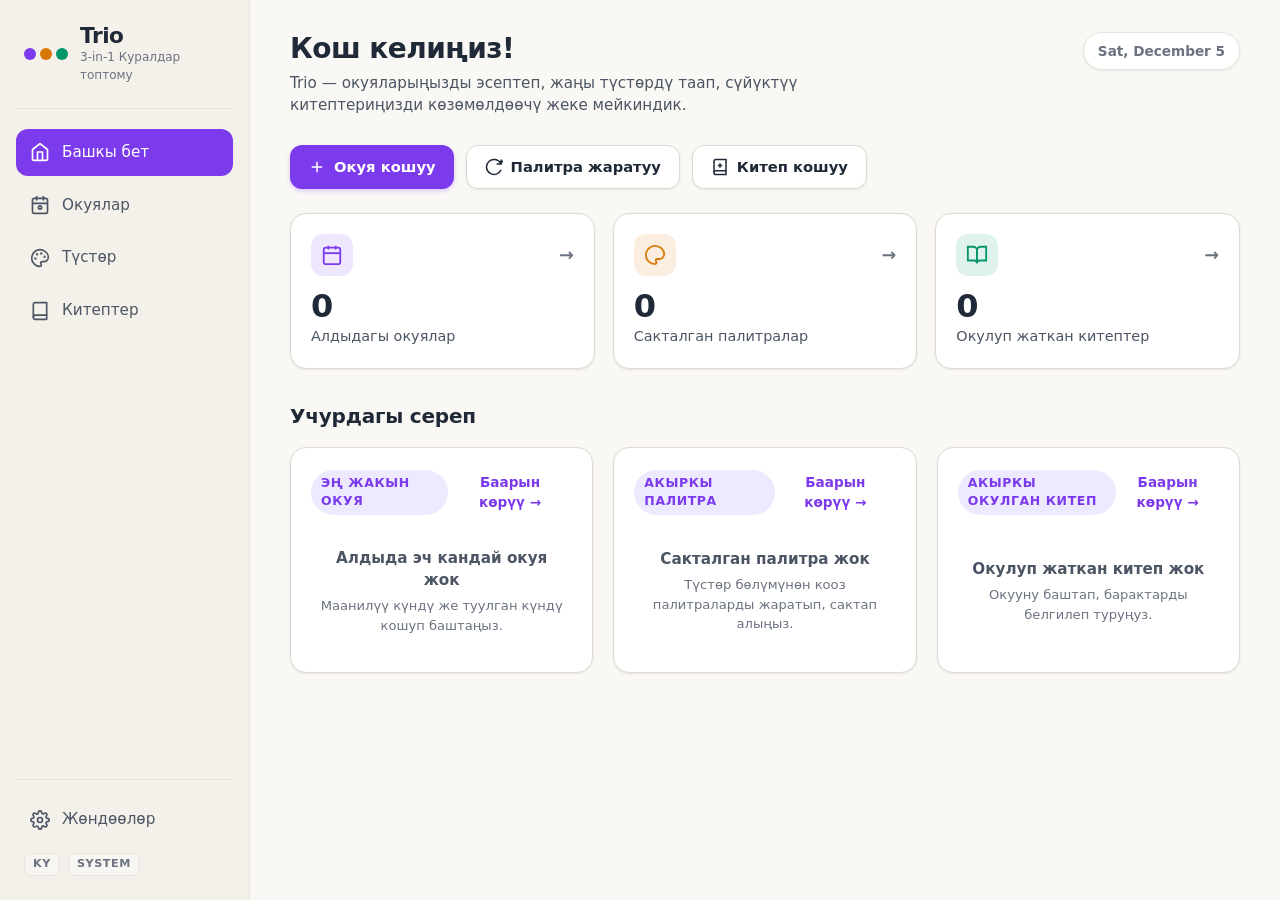
<file: index.html>
<!DOCTYPE html>
<html lang="ky" data-theme="system">
<head>
  <meta charset="UTF-8">
  <meta name="viewport" content="width=device-width, initial-scale=1.0, maximum-scale=5.0">
  <meta name="description" content="Trio — Үч курал бир жерде: Окуяларга артка саноо, Түстөр палитрасы жана Жеке китеп текчеси.">
  <meta name="theme-color" content="#7C3AED">
  <title>Trio — Окуялар, Палитралар, Китептер</title>
  <link rel="stylesheet" href="styles.css">
</head>
<body>
  <div class="app-layout">
    <!-- Desktop Sidebar -->
    <aside class="sidebar" id="sidebar" aria-label="Башкы навигация">
      <div class="sidebar-brand">
        <div class="brand-icon" aria-hidden="true">
          <span class="brand-dot dot-violet"></span>
          <span class="brand-dot dot-amber"></span>
          <span class="brand-dot dot-emerald"></span>
        </div>
        <div class="brand-text">
          <span class="brand-name">Trio</span>
          <span class="brand-tagline" data-i18n="tagline">3-in-1 Куралдар топтому</span>
        </div>
      </div>

      <nav class="nav-menu" aria-label="Негизги бөлүмдөр">
        <button type="button" class="nav-item active" data-tab="home" id="nav-home">
          <svg class="nav-icon" viewBox="0 0 24 24" fill="none" stroke="currentColor" stroke-width="2" stroke-linecap="round" stroke-linejoin="round" aria-hidden="true">
            <path d="M3 9l9-7 9 7v11a2 2 0 0 1-2 2H5a2 2 0 0 1-2-2z"/>
            <polyline points="9 22 9 12 15 12 15 22"/>
          </svg>
          <span class="nav-label" data-i18n="navHome">Башкы бет</span>
        </button>

        <button type="button" class="nav-item" data-tab="events" id="nav-events">
          <svg class="nav-icon" viewBox="0 0 24 24" fill="none" stroke="currentColor" stroke-width="2" stroke-linecap="round" stroke-linejoin="round" aria-hidden="true">
            <rect x="3" y="4" width="18" height="18" rx="2" ry="2"/>
            <line x1="16" y1="2" x2="16" y2="6"/>
            <line x1="8" y1="2" x2="8" y2="6"/>
            <line x1="3" y1="10" x2="21" y2="10"/>
            <circle cx="12" cy="15" r="2"/>
          </svg>
          <span class="nav-label" data-i18n="navEvents">Окуялар</span>
        </button>

        <button type="button" class="nav-item" data-tab="colors" id="nav-colors">
          <svg class="nav-icon" viewBox="0 0 24 24" fill="none" stroke="currentColor" stroke-width="2" stroke-linecap="round" stroke-linejoin="round" aria-hidden="true">
            <circle cx="13.5" cy="6.5" r=".5" fill="currentColor"/>
            <circle cx="17.5" cy="10.5" r=".5" fill="currentColor"/>
            <circle cx="8.5" cy="7.5" r=".5" fill="currentColor"/>
            <circle cx="6.5" cy="12.5" r=".5" fill="currentColor"/>
            <path d="M12 2C6.5 2 2 6.5 2 12s4.5 10 10 10c.926 0 1.648-.746 1.648-1.688 0-.437-.18-.835-.437-1.125-.29-.289-.438-.652-.438-1.125a1.64 1.64 0 0 1 1.668-1.668h1.996c3.051 0 5.563-2.512 5.563-5.563C22 6.5 17.5 2 12 2z"/>
          </svg>
          <span class="nav-label" data-i18n="navColors">Түстөр</span>
        </button>

        <button type="button" class="nav-item" data-tab="books" id="nav-books">
          <svg class="nav-icon" viewBox="0 0 24 24" fill="none" stroke="currentColor" stroke-width="2" stroke-linecap="round" stroke-linejoin="round" aria-hidden="true">
            <path d="M4 19.5A2.5 2.5 0 0 1 6.5 17H20"/>
            <path d="M6.5 2H20v20H6.5A2.5 2.5 0 0 1 4 19.5v-15A2.5 2.5 0 0 1 6.5 2z"/>
          </svg>
          <span class="nav-label" data-i18n="navBooks">Китептер</span>
        </button>
      </nav>

      <div class="sidebar-footer">
        <button type="button" class="nav-item settings-item" data-tab="settings" id="nav-settings">
          <svg class="nav-icon" viewBox="0 0 24 24" fill="none" stroke="currentColor" stroke-width="2" stroke-linecap="round" stroke-linejoin="round" aria-hidden="true">
            <circle cx="12" cy="12" r="3"/>
            <path d="M19.4 15a1.65 1.65 0 0 0 .33 1.82l.06.06a2 2 0 0 1 0 2.83 2 2 0 0 1-2.83 0l-.06-.06a1.65 1.65 0 0 0-1.82-.33 1.65 1.65 0 0 0-1 1.51V21a2 2 0 0 1-2 2 2 2 0 0 1-2-2v-.09A1.65 1.65 0 0 0 9 19.4a1.65 1.65 0 0 0-1.82.33l-.06.06a2 2 0 0 1-2.83 0 2 2 0 0 1 0-2.83l.06-.06a1.65 1.65 0 0 0 .33-1.82 1.65 1.65 0 0 0-1.51-1H3a2 2 0 0 1-2-2 2 2 0 0 1 2-2h.09A1.65 1.65 0 0 0 4.6 9a1.65 1.65 0 0 0-.33-1.82l-.06-.06a2 2 0 0 1 0-2.83 2 2 0 0 1 2.83 0l.06.06a1.65 1.65 0 0 0 1.82.33H9a1.65 1.65 0 0 0 1-1.51V3a2 2 0 0 1 2-2 2 2 0 0 1 2 2v.09a1.65 1.65 0 0 0 1 1.51 1.65 1.65 0 0 0 1.82-.33l.06-.06a2 2 0 0 1 2.83 0 2 2 0 0 1 0 2.83l-.06.06a1.65 1.65 0 0 0-.33 1.82V9a1.65 1.65 0 0 0 1.51 1H21a2 2 0 0 1 2 2 2 2 0 0 1-2 2h-.09a1.65 1.65 0 0 0-1.51 1z"/>
          </svg>
          <span class="nav-label" data-i18n="navSettings">Жөндөөлөр</span>
        </button>

        <div class="sidebar-lang-theme-preview">
          <span class="badge-subtle" id="sidebar-current-lang">KY</span>
          <span class="badge-subtle" id="sidebar-current-theme">AUTO</span>
        </div>
      </div>
    </aside>

    <!-- Mobile Top Header -->
    <header class="mobile-header" aria-label="Мобилдик башкы панель">
      <div class="mobile-brand">
        <span class="brand-dot dot-violet"></span>
        <span class="mobile-brand-title">Trio</span>
      </div>
      <div class="mobile-header-actions">
        <button type="button" class="btn-icon" id="btn-theme-quick" aria-label="Теманы өзгөртүү" title="Тема">
          <svg class="icon-sun-moon" viewBox="0 0 24 24" fill="none" stroke="currentColor" stroke-width="2" stroke-linecap="round" stroke-linejoin="round" aria-hidden="true">
            <circle cx="12" cy="12" r="5"/>
            <line x1="12" y1="1" x2="12" y2="3"/>
            <line x1="12" y1="21" x2="12" y2="23"/>
            <line x1="4.22" y1="4.22" x2="5.64" y2="5.64"/>
            <line x1="18.36" y1="18.36" x2="19.78" y2="19.78"/>
            <line x1="1" y1="12" x2="3" y2="12"/>
            <line x1="21" y1="12" x2="23" y2="12"/>
            <line x1="4.22" y1="19.78" x2="5.64" y2="18.36"/>
            <line x1="18.36" y1="5.64" x2="19.78" y2="4.22"/>
          </svg>
        </button>
        <button type="button" class="btn-icon" id="btn-open-settings-mobile" aria-label="Жөндөөлөрдү ачуу" title="Жөндөөлөр">
          <svg viewBox="0 0 24 24" fill="none" stroke="currentColor" stroke-width="2" stroke-linecap="round" stroke-linejoin="round" aria-hidden="true">
            <circle cx="12" cy="12" r="3"/>
            <path d="M19.4 15a1.65 1.65 0 0 0 .33 1.82l.06.06a2 2 0 0 1 0 2.83 2 2 0 0 1-2.83 0l-.06-.06a1.65 1.65 0 0 0-1.82-.33 1.65 1.65 0 0 0-1 1.51V21a2 2 0 0 1-2 2 2 2 0 0 1-2-2v-.09A1.65 1.65 0 0 0 9 19.4a1.65 1.65 0 0 0-1.82.33l-.06.06a2 2 0 0 1-2.83 0 2 2 0 0 1 0-2.83l.06-.06a1.65 1.65 0 0 0 .33-1.82 1.65 1.65 0 0 0-1.51-1H3a2 2 0 0 1-2-2 2 2 0 0 1 2-2h.09A1.65 1.65 0 0 0 4.6 9a1.65 1.65 0 0 0-.33-1.82l-.06-.06a2 2 0 0 1 0-2.83 2 2 0 0 1 2.83 0l.06.06a1.65 1.65 0 0 0 1.82.33H9a1.65 1.65 0 0 0 1-1.51V3a2 2 0 0 1 2-2 2 2 0 0 1 2 2v.09a1.65 1.65 0 0 0 1 1.51 1.65 1.65 0 0 0 1.82-.33l.06-.06a2 2 0 0 1 2.83 0 2 2 0 0 1 0 2.83l-.06.06a1.65 1.65 0 0 0-.33 1.82V9a1.65 1.65 0 0 0 1.51 1H21a2 2 0 0 1 2 2 2 2 0 0 1-2 2h-.09a1.65 1.65 0 0 0-1.51 1z"/>
          </svg>
        </button>
      </div>
    </header>

    <!-- Main Content Area -->
    <main class="main-content" id="main-content">
      
      <!-- SECTION 1: HOME DASHBOARD -->
      <section id="section-home" class="page-section active" aria-labelledby="home-heading">
        <div class="page-header">
          <div>
            <h1 id="home-heading" class="page-title" data-i18n="homeWelcome">Кош келиңиз!</h1>
            <p class="page-description" data-i18n="homeDescription">Trio — окуяларыңызды эсептеп, жаңы түстөрдү таап, сүйүктүү китептериңизди көзөмөлдөөчү жеке мейкиндик.</p>
          </div>
          <div class="today-badge" id="home-today-date" aria-live="polite">
            <!-- Rendered via JS -->
          </div>
        </div>

        <!-- Quick Actions Banner -->
        <div class="quick-actions-bar" aria-label="Тез аракеттер">
          <button type="button" class="btn btn-primary" id="btn-quick-add-event">
            <svg viewBox="0 0 24 24" fill="none" stroke="currentColor" stroke-width="2" class="btn-icon-svg" aria-hidden="true">
              <line x1="12" y1="5" x2="12" y2="19"/>
              <line x1="5" y1="12" x2="19" y2="12"/>
            </svg>
            <span data-i18n="quickAddEvent">Окуя кошуу</span>
          </button>
          <button type="button" class="btn btn-secondary" id="btn-quick-generate-palette">
            <svg viewBox="0 0 24 24" fill="none" stroke="currentColor" stroke-width="2" class="btn-icon-svg" aria-hidden="true">
              <path d="M21.5 2v6h-6M21.34 15.57a10 10 0 1 1-.57-8.38l5.67-5.67"/>
            </svg>
            <span data-i18n="quickGeneratePalette">Палитра жаратуу</span>
          </button>
          <button type="button" class="btn btn-secondary" id="btn-quick-add-book">
            <svg viewBox="0 0 24 24" fill="none" stroke="currentColor" stroke-width="2" class="btn-icon-svg" aria-hidden="true">
              <path d="M4 19.5A2.5 2.5 0 0 1 6.5 17H20"/>
              <path d="M6.5 2H20v20H6.5A2.5 2.5 0 0 1 4 19.5v-15A2.5 2.5 0 0 1 6.5 2z"/>
              <line x1="12" y1="7" x2="12" y2="13"/>
              <line x1="9" y1="10" x2="15" y2="10"/>
            </svg>
            <span data-i18n="quickAddBook">Китеп кошуу</span>
          </button>
        </div>

        <!-- 3 Summary Stats Cards -->
        <div class="summary-cards-grid">
          <div class="card summary-card" role="button" tabindex="0" id="card-summary-events" aria-label="Окуяларга өтүү">
            <div class="summary-card-header">
              <span class="summary-icon-wrap icon-violet">
                <svg viewBox="0 0 24 24" fill="none" stroke="currentColor" stroke-width="2" aria-hidden="true">
                  <rect x="3" y="4" width="18" height="18" rx="2" ry="2"/>
                  <line x1="16" y1="2" x2="16" y2="6"/>
                  <line x1="8" y1="2" x2="8" y2="6"/>
                  <line x1="3" y1="10" x2="21" y2="10"/>
                </svg>
              </span>
              <span class="summary-arrow" aria-hidden="true">→</span>
            </div>
            <div class="summary-card-body">
              <div class="summary-count" id="stat-upcoming-events-count">0</div>
              <div class="summary-title" data-i18n="statUpcomingEvents">Алдыдагы окуялар</div>
            </div>
          </div>

          <div class="card summary-card" role="button" tabindex="0" id="card-summary-palettes" aria-label="Түстөр палитрасына өтүү">
            <div class="summary-card-header">
              <span class="summary-icon-wrap icon-amber">
                <svg viewBox="0 0 24 24" fill="none" stroke="currentColor" stroke-width="2" aria-hidden="true">
                  <path d="M12 2C6.5 2 2 6.5 2 12s4.5 10 10 10c.926 0 1.648-.746 1.648-1.688 0-.437-.18-.835-.437-1.125-.29-.289-.438-.652-.438-1.125a1.64 1.64 0 0 1 1.668-1.668h1.996c3.051 0 5.563-2.512 5.563-5.563C22 6.5 17.5 2 12 2z"/>
                </svg>
              </span>
              <span class="summary-arrow" aria-hidden="true">→</span>
            </div>
            <div class="summary-card-body">
              <div class="summary-count" id="stat-saved-palettes-count">0</div>
              <div class="summary-title" data-i18n="statSavedPalettes">Сакталган палитралар</div>
            </div>
          </div>

          <div class="card summary-card" role="button" tabindex="0" id="card-summary-books" aria-label="Китеп текчесине өтүү">
            <div class="summary-card-header">
              <span class="summary-icon-wrap icon-emerald">
                <svg viewBox="0 0 24 24" fill="none" stroke="currentColor" stroke-width="2" aria-hidden="true">
                  <path d="M2 3h6a4 4 0 0 1 4 4v14a3 3 0 0 0-3-3H2z"/>
                  <path d="M22 3h-6a4 4 0 0 0-4 4v14a3 3 0 0 1 3-3h7z"/>
                </svg>
              </span>
              <span class="summary-arrow" aria-hidden="true">→</span>
            </div>
            <div class="summary-card-body">
              <div class="summary-count" id="stat-reading-books-count">0</div>
              <div class="summary-title" data-i18n="statReadingBooks">Окулуп жаткан китептер</div>
            </div>
          </div>
        </div>

        <!-- Highlights & Previews Section -->
        <div class="dashboard-highlights">
          <h2 class="section-subtitle" data-i18n="dashboardSpotlight">Учурдагы сереп</h2>
          
          <div class="highlights-grid">
            <!-- Nearest Event Preview Card -->
            <div class="card highlight-card" id="highlight-event-card">
              <div class="highlight-header">
                <span class="highlight-category-tag" data-i18n="nearestEventTag">Эң жакын окуя</span>
                <button type="button" class="btn-text-link" id="link-view-all-events" data-i18n="viewAll">Баарын көрүү →</button>
              </div>
              <div id="highlight-event-content" class="highlight-content">
                <!-- Dynamically populated or empty state -->
              </div>
            </div>

            <!-- Most Recent Saved Palette Preview Card -->
            <div class="card highlight-card" id="highlight-palette-card">
              <div class="highlight-header">
                <span class="highlight-category-tag" data-i18n="latestPaletteTag">Акыркы палитра</span>
                <button type="button" class="btn-text-link" id="link-view-all-palettes" data-i18n="viewAll">Баарын көрүү →</button>
              </div>
              <div id="highlight-palette-content" class="highlight-content">
                <!-- Dynamically populated or empty state -->
              </div>
            </div>

            <!-- Active Book Progress Card -->
            <div class="card highlight-card" id="highlight-book-card">
              <div class="highlight-header">
                <span class="highlight-category-tag" data-i18n="activeBookTag">Акыркы окулган китеп</span>
                <button type="button" class="btn-text-link" id="link-view-all-books" data-i18n="viewAll">Баарын көрүү →</button>
              </div>
              <div id="highlight-book-content" class="highlight-content">
                <!-- Dynamically populated or empty state -->
              </div>
            </div>
          </div>
        </div>
      </section>

      <!-- SECTION 2: EVENT COUNTDOWN -->
      <section id="section-events" class="page-section" aria-labelledby="events-heading">
        <div class="page-header">
          <div>
            <h1 id="events-heading" class="page-title" data-i18n="eventsTitle">Окуяларга артка саноо</h1>
            <p class="page-description" data-i18n="eventsDescription">Маанилүү күндөрдү, туулган күндөрдү жана саякаттарды календарлык күндөр боюнча так көзөмөлдөңүз.</p>
          </div>
          <button type="button" class="btn btn-primary" id="btn-add-event">
            <svg viewBox="0 0 24 24" fill="none" stroke="currentColor" stroke-width="2" class="btn-icon-svg" aria-hidden="true">
              <line x1="12" y1="5" x2="12" y2="19"/>
              <line x1="5" y1="12" x2="19" y2="12"/>
            </svg>
            <span data-i18n="addEventBtn">Окуя кошуу</span>
          </button>
        </div>

        <!-- Filter Tabs -->
        <div class="filter-bar" role="tablist" aria-label="Окуялар чыпкасы">
          <button type="button" role="tab" aria-selected="true" class="filter-tab active" data-filter="all" id="tab-events-all">
            <span data-i18n="filterAll">Баары</span>
            <span class="badge" id="badge-events-all">0</span>
          </button>
          <button type="button" role="tab" aria-selected="false" class="filter-tab" data-filter="upcoming" id="tab-events-upcoming">
            <span data-i18n="filterUpcoming">Алдыда</span>
            <span class="badge" id="badge-events-upcoming">0</span>
          </button>
          <button type="button" role="tab" aria-selected="false" class="filter-tab" data-filter="past" id="tab-events-past">
            <span data-i18n="filterPast">Өткөн</span>
            <span class="badge" id="badge-events-past">0</span>
          </button>
        </div>

        <!-- Events List Container -->
        <div id="events-container" class="events-grid" role="region" aria-live="polite">
          <!-- Dynamically populated or empty state -->
        </div>
      </section>

      <!-- SECTION 3: COLOR PALETTE GENERATOR -->
      <section id="section-colors" class="page-section" aria-labelledby="colors-heading">
        <div class="page-header">
          <div>
            <h1 id="colors-heading" class="page-title" data-i18n="colorsTitle">Түстөр палитрасы</h1>
            <p class="page-description" data-i18n="colorsDescription">Беш түстөн турган гармониялуу палитраларды жаратыңыз, кулпулаңыз жана сактап коюңуз.</p>
          </div>
          <div class="page-header-actions">
            <button type="button" class="btn btn-secondary" id="btn-save-current-palette">
              <svg viewBox="0 0 24 24" fill="none" stroke="currentColor" stroke-width="2" class="btn-icon-svg" aria-hidden="true">
                <path d="M19 21H5a2 2 0 0 1-2-2V5a2 2 0 0 1 2-2h11l5 5v11a2 2 0 0 1-2 2z"/>
                <polyline points="17 21 17 13 7 13 7 21"/>
                <polyline points="7 3 7 8 15 8"/>
              </svg>
              <span data-i18n="btnSavePalette">Палитраны сактоо</span>
            </button>
            <button type="button" class="btn btn-primary" id="btn-generate-palette">
              <svg viewBox="0 0 24 24" fill="none" stroke="currentColor" stroke-width="2" class="btn-icon-svg" aria-hidden="true">
                <path d="M21.5 2v6h-6M21.34 15.57a10 10 0 1 1-.57-8.38l5.67-5.67"/>
              </svg>
              <span data-i18n="btnGeneratePalette">Жаңы палитра</span>
            </button>
          </div>
        </div>

        <!-- Palettes Toolbar -->
        <div class="palette-tools-banner">
          <div class="palette-hint">
            <span class="keyboard-key" aria-hidden="true">Боштук</span>
            <span data-i18n="spacebarHint">баскычын басып жаңы палитра жаратсаңыз болот</span>
          </div>
          <div class="palette-actions-right">
            <button type="button" class="btn btn-outline" id="btn-copy-all-colors">
              <svg viewBox="0 0 24 24" fill="none" stroke="currentColor" stroke-width="2" class="btn-icon-svg" aria-hidden="true">
                <rect x="9" y="9" width="13" height="13" rx="2" ry="2"/>
                <path d="M5 15H4a2 2 0 0 1-2-2V4a2 2 0 0 1 2-2h9a2 2 0 0 1 2 2v1"/>
              </svg>
              <span data-i18n="btnCopyAll">Баарын көчүрүү</span>
            </button>
          </div>
        </div>

        <!-- 5 Swatches Board -->
        <div class="palette-board" id="palette-swatches-board" role="region" aria-label="Түстөр палитрасы">
          <!-- 5 swatches rendered via JS -->
        </div>

        <!-- All locked warning notice (hidden by default) -->
        <div id="all-locked-notice" class="all-locked-banner" style="display: none;" role="status">
          <svg viewBox="0 0 24 24" fill="none" stroke="currentColor" stroke-width="2" class="banner-icon" aria-hidden="true">
            <rect x="3" y="11" width="18" height="11" rx="2" ry="2"/>
            <path d="M7 11V7a5 5 0 0 1 10 0v4"/>
          </svg>
          <span data-i18n="allColorsLockedNotice">Бардык түстөр кулпуланган. Жаңы палитра жаратуу үчүн жок дегенде бир түстүн кулпусун ачыңыз.</span>
        </div>

        <!-- Saved Palettes Section -->
        <div class="saved-palettes-wrapper">
          <div class="saved-palettes-header">
            <h2 class="section-subtitle" data-i18n="savedPalettesTitle">Сакталган палитралар</h2>
            <span class="badge" id="badge-saved-palettes-count">0</span>
          </div>
          <div id="saved-palettes-container" class="saved-palettes-grid" role="region" aria-live="polite">
            <!-- Dynamically populated -->
          </div>
        </div>
      </section>

      <!-- SECTION 4: PERSONAL BOOKSHELF -->
      <section id="section-books" class="page-section" aria-labelledby="books-heading">
        <div class="page-header">
          <div>
            <h1 id="books-heading" class="page-title" data-i18n="booksTitle">Жеке китеп текчеси</h1>
            <p class="page-description" data-i18n="booksDescription">Окуу максаттарыңызды коюп, окулган беттерди жана китептердин жүрүшүн белгилеп туруңуз.</p>
          </div>
          <button type="button" class="btn btn-primary" id="btn-add-book">
            <svg viewBox="0 0 24 24" fill="none" stroke="currentColor" stroke-width="2" class="btn-icon-svg" aria-hidden="true">
              <line x1="12" y1="5" x2="12" y2="19"/>
              <line x1="5" y1="12" x2="19" y2="12"/>
            </svg>
            <span data-i18n="addBookBtn">Китеп кошуу</span>
          </button>
        </div>

        <!-- Books Summary Statistics -->
        <div class="books-stats-grid" aria-label="Китеп статистикасы">
          <div class="book-stat-item">
            <span class="stat-number" id="book-stat-total">0</span>
            <span class="stat-label" data-i18n="booksStatTotal">Жалпы китептер</span>
          </div>
          <div class="book-stat-item">
            <span class="stat-number" id="book-stat-reading">0</span>
            <span class="stat-label" data-i18n="booksStatReading">Окуп жаткандар</span>
          </div>
          <div class="book-stat-item">
            <span class="stat-number" id="book-stat-finished">0</span>
            <span class="stat-label" data-i18n="booksStatFinished">Окулуп бүттү</span>
          </div>
          <div class="book-stat-item">
            <span class="stat-number" id="book-stat-pages">0</span>
            <span class="stat-label" data-i18n="booksStatPages">Окулган беттер</span>
          </div>
        </div>

        <!-- Search, Filter & Sort Bar -->
        <div class="books-controls-bar">
          <div class="search-input-wrapper">
            <svg viewBox="0 0 24 24" fill="none" stroke="currentColor" stroke-width="2" class="search-icon" aria-hidden="true">
              <circle cx="11" cy="11" r="8"/>
              <line x1="21" y1="21" x2="16.65" y2="16.65"/>
            </svg>
            <input type="search" id="input-search-books" class="search-input" placeholder="Китеп же автор боюнча издөө..." data-i18n-placeholder="searchBooksPlaceholder" aria-label="Китептерди издөө">
            <button type="button" class="btn-clear-search" id="btn-clear-search" aria-label="Издөөнү тазалоо" style="display:none;">&times;</button>
          </div>

          <div class="books-filter-sort-group">
            <div class="filter-pills" role="tablist" aria-label="Китеп абалы боюнча чыпка">
              <button type="button" role="tab" aria-selected="true" class="filter-pill active" data-status-filter="all" data-i18n="filterAll">Баары</button>
              <button type="button" role="tab" aria-selected="false" class="filter-pill" data-status-filter="reading" data-i18n="statusReading">Окуп жатам</button>
              <button type="button" role="tab" aria-selected="false" class="filter-pill" data-status-filter="want_to_read" data-i18n="statusWantToRead">Окугум келет</button>
              <button type="button" role="tab" aria-selected="false" class="filter-pill" data-status-filter="finished" data-i18n="statusFinished">Окулуп бүттү</button>
            </div>

            <div class="sort-select-wrapper">
              <label for="select-sort-books" class="sr-only" data-i18n="sortBooksLabel">Иреттөө</label>
              <select id="select-sort-books" class="select-dropdown">
                <option value="recent" data-i18n="sortRecent">Акыркы жаңыртылгандар</option>
                <option value="title" data-i18n="sortTitle">Аталышы (А-Я)</option>
                <option value="rating" data-i18n="sortRating">Эң жогорку баа</option>
                <option value="progress" data-i18n="sortProgress">Окуу пайызы боюнча</option>
              </select>
            </div>
          </div>
        </div>

        <!-- Books List Grid -->
        <div id="books-container" class="books-grid" role="region" aria-live="polite">
          <!-- Dynamically populated or empty state -->
        </div>
      </section>

      <!-- SECTION 5: SETTINGS & DATA -->
      <section id="section-settings" class="page-section" aria-labelledby="settings-heading">
        <div class="page-header">
          <div>
            <h1 id="settings-heading" class="page-title" data-i18n="settingsTitle">Жөндөөлөр жана Дайындар</h1>
            <p class="page-description" data-i18n="settingsDescription">Тилди, теманы тандаңыз жана маалыматтарыңыздын камдык көчүрмөсүн (JSON) сактап алыңыз.</p>
          </div>
        </div>

        <div class="settings-cards-list">
          <!-- Preferences Card -->
          <div class="card settings-card">
            <h2 class="card-subtitle" data-i18n="prefHeading">Интерфейс жана Көрүнүш</h2>
            
            <div class="setting-row">
              <div class="setting-info">
                <span class="setting-title" data-i18n="settingLanguage">Интерфейс тили</span>
                <span class="setting-desc" data-i18n="settingLanguageDesc">Кыргызча же English тилдеринин бирин тандаңыз</span>
              </div>
              <div class="setting-control">
                <div class="segmented-control" role="radiogroup" aria-label="Тил тандоо">
                  <button type="button" role="radio" aria-checked="true" class="segmented-btn active" data-lang-val="ky" id="btn-lang-ky">
                    <span>Кыргызча</span>
                  </button>
                  <button type="button" role="radio" aria-checked="false" class="segmented-btn" data-lang-val="en" id="btn-lang-en">
                    <span>English</span>
                  </button>
                </div>
              </div>
            </div>

            <div class="setting-row">
              <div class="setting-info">
                <span class="setting-title" data-i18n="settingTheme">Тема</span>
                <span class="setting-desc" data-i18n="settingThemeDesc">Жарык, күңүрт же системанын жөндөөсүнө ылайык</span>
              </div>
              <div class="setting-control">
                <div class="segmented-control" role="radiogroup" aria-label="Тема тандоо">
                  <button type="button" role="radio" aria-checked="false" class="segmented-btn" data-theme-val="light" id="btn-theme-light">
                    <span data-i18n="themeLight">Жарык</span>
                  </button>
                  <button type="button" role="radio" aria-checked="false" class="segmented-btn" data-theme-val="dark" id="btn-theme-dark">
                    <span data-i18n="themeDark">Күңүрт</span>
                  </button>
                  <button type="button" role="radio" aria-checked="true" class="segmented-btn active" data-theme-val="system" id="btn-theme-system">
                    <span data-i18n="themeSystem">Системалык</span>
                  </button>
                </div>
              </div>
            </div>
          </div>

          <!-- Data Backup & Restore Card -->
          <div class="card settings-card">
            <h2 class="card-subtitle" data-i18n="dataManagementHeading">Дайындарды сактоо жана калыбына келтирүү</h2>
            
            <div class="callout-box">
              <svg viewBox="0 0 24 24" fill="none" stroke="currentColor" stroke-width="2" class="callout-icon" aria-hidden="true">
                <circle cx="12" cy="12" r="10"/>
                <line x1="12" y1="16" x2="12" y2="12"/>
                <line x1="12" y1="8" x2="12.01" y2="8"/>
              </svg>
              <div class="callout-text" data-i18n="storageNotice">
                Бардык маалыматтар ушул браузердин локалдык сактагычында (localStorage) сакталат жана автоматтык түрдө башка түзмөктөргө синхорондошпойт. Браузердин тарыхы тазаланганда өчүп калбашы үчүн мезгил-мезгили менен JSON камдык көчүрмөсүн жүктөп алыңыз.
              </div>
            </div>

            <div class="backup-actions-grid">
              <button type="button" class="btn btn-secondary btn-backup" id="btn-export-data">
                <svg viewBox="0 0 24 24" fill="none" stroke="currentColor" stroke-width="2" class="btn-icon-svg" aria-hidden="true">
                  <path d="M21 15v4a2 2 0 0 1-2 2H5a2 2 0 0 1-2-2v-4"/>
                  <polyline points="7 10 12 15 17 10"/>
                  <line x1="12" y1="15" x2="12" y2="3"/>
                </svg>
                <span data-i18n="btnExportBackup">JSON камдык көчүрмөсүн экспорттоо</span>
              </button>

              <label class="btn btn-secondary btn-backup" for="input-import-file">
                <svg viewBox="0 0 24 24" fill="none" stroke="currentColor" stroke-width="2" class="btn-icon-svg" aria-hidden="true">
                  <path d="M21 15v4a2 2 0 0 1-2 2H5a2 2 0 0 1-2-2v-4"/>
                  <polyline points="17 8 12 3 7 8"/>
                  <line x1="12" y1="3" x2="12" y2="15"/>
                </svg>
                <span data-i18n="btnImportBackup">JSON камдык көчүрмөсүн импорттоо</span>
                <input type="file" id="input-import-file" accept=".json,application/json" class="sr-only">
              </label>
            </div>
          </div>

          <!-- Danger Zone Card -->
          <div class="card settings-card card-danger">
            <h2 class="card-subtitle text-danger" data-i18n="dangerZoneHeading">Коркунучтуу аймак</h2>
            <p class="setting-desc" data-i18n="dangerZoneDesc">Бардык окуяларды, палитраларды жана китептерди толугу менен өчүрүү. Бул аракетти кайтаруу мүмкүн эмес.</p>
            <div class="danger-action-row">
              <button type="button" class="btn btn-danger" id="btn-delete-all-data">
                <svg viewBox="0 0 24 24" fill="none" stroke="currentColor" stroke-width="2" class="btn-icon-svg" aria-hidden="true">
                  <polyline points="3 6 5 6 21 6"/>
                  <path d="M19 6v14a2 2 0 0 1-2 2H7a2 2 0 0 1-2-2V6m3 0V4a2 2 0 0 1 2-2h4a2 2 0 0 1 2 2v2"/>
                </svg>
                <span data-i18n="btnDeleteAllData">Бардык дайындарды биротоло өчүрүү</span>
              </button>
            </div>
          </div>
        </div>
      </section>

    </main>

    <!-- Mobile Bottom Navigation (4 Destinations) -->
    <nav class="mobile-bottom-nav" id="mobile-bottom-nav" aria-label="Мобилдик төмөнкү навигация">
      <button type="button" class="bottom-nav-item active" data-tab="home" id="bnav-home">
        <svg class="bottom-nav-icon" viewBox="0 0 24 24" fill="none" stroke="currentColor" stroke-width="2" stroke-linecap="round" stroke-linejoin="round" aria-hidden="true">
          <path d="M3 9l9-7 9 7v11a2 2 0 0 1-2 2H5a2 2 0 0 1-2-2z"/>
          <polyline points="9 22 9 12 15 12 15 22"/>
        </svg>
        <span class="bottom-nav-label" data-i18n="navHome">Башкы</span>
      </button>

      <button type="button" class="bottom-nav-item" data-tab="events" id="bnav-events">
        <svg class="bottom-nav-icon" viewBox="0 0 24 24" fill="none" stroke="currentColor" stroke-width="2" stroke-linecap="round" stroke-linejoin="round" aria-hidden="true">
          <rect x="3" y="4" width="18" height="18" rx="2" ry="2"/>
          <line x1="16" y1="2" x2="16" y2="6"/>
          <line x1="8" y1="2" x2="8" y2="6"/>
          <line x1="3" y1="10" x2="21" y2="10"/>
        </svg>
        <span class="bottom-nav-label" data-i18n="navEvents">Окуялар</span>
      </button>

      <button type="button" class="bottom-nav-item" data-tab="colors" id="bnav-colors">
        <svg class="bottom-nav-icon" viewBox="0 0 24 24" fill="none" stroke="currentColor" stroke-width="2" stroke-linecap="round" stroke-linejoin="round" aria-hidden="true">
          <circle cx="13.5" cy="6.5" r=".5" fill="currentColor"/>
          <circle cx="17.5" cy="10.5" r=".5" fill="currentColor"/>
          <circle cx="8.5" cy="7.5" r=".5" fill="currentColor"/>
          <circle cx="6.5" cy="12.5" r=".5" fill="currentColor"/>
          <path d="M12 2C6.5 2 2 6.5 2 12s4.5 10 10 10c.926 0 1.648-.746 1.648-1.688 0-.437-.18-.835-.437-1.125-.29-.289-.438-.652-.438-1.125a1.64 1.64 0 0 1 1.668-1.668h1.996c3.051 0 5.563-2.512 5.563-5.563C22 6.5 17.5 2 12 2z"/>
        </svg>
        <span class="bottom-nav-label" data-i18n="navColors">Түстөр</span>
      </button>

      <button type="button" class="bottom-nav-item" data-tab="books" id="bnav-books">
        <svg class="bottom-nav-icon" viewBox="0 0 24 24" fill="none" stroke="currentColor" stroke-width="2" stroke-linecap="round" stroke-linejoin="round" aria-hidden="true">
          <path d="M4 19.5A2.5 2.5 0 0 1 6.5 17H20"/>
          <path d="M6.5 2H20v20H6.5A2.5 2.5 0 0 1 4 19.5v-15A2.5 2.5 0 0 1 6.5 2z"/>
        </svg>
        <span class="bottom-nav-label" data-i18n="navBooks">Китептер</span>
      </button>
    </nav>
  </div>

  <!-- ==================== MODALS & DIALOGS ==================== -->

  <!-- Modal 1: Add/Edit Event Dialog -->
  <div class="modal-backdrop" id="modal-event" role="dialog" aria-modal="true" aria-labelledby="modal-event-title" style="display:none;">
    <div class="modal-dialog">
      <div class="modal-header">
        <h2 id="modal-event-title" class="modal-title" data-i18n="modalAddEventTitle">Жаңы окуя кошуу</h2>
        <button type="button" class="modal-btn-close" data-close-modal="modal-event" aria-label="Жабуу">&times;</button>
      </div>
      <form id="form-event" novalidate>
        <input type="hidden" id="event-id">
        <div class="modal-body">
          <!-- Event Name -->
          <div class="form-group">
            <label for="event-name" class="form-label" data-i18n="formEventName">Окуянын аталышы *</label>
            <input type="text" id="event-name" class="form-input" required maxlength="100" placeholder="мис., Айгүлдүн туулган күнү" data-i18n-placeholder="formEventNamePlaceholder">
            <div class="form-error" id="error-event-name" role="alert"></div>
          </div>

          <!-- Target Date -->
          <div class="form-group">
            <label for="event-date" class="form-label" data-i18n="formEventDate">Максаттуу дата *</label>
            <input type="date" id="event-date" class="form-input" required>
            <div class="form-error" id="error-event-date" role="alert"></div>
          </div>

          <!-- Category & Icon Row -->
          <div class="form-row-2">
            <div class="form-group">
              <label for="event-category" class="form-label" data-i18n="formEventCategory">Категория</label>
              <select id="event-category" class="form-input select-dropdown">
                <option value="birthday" data-i18n="categoryBirthday">🎂 Туулган күн</option>
                <option value="trip" data-i18n="categoryTrip">✈️ Саякат</option>
                <option value="exam" data-i18n="categoryExam">📝 Сынак</option>
                <option value="celebration" data-i18n="categoryCelebration">🎉 Майрам</option>
                <option value="other" data-i18n="categoryOther">📌 Башка</option>
              </select>
            </div>

            <div class="form-group">
              <label for="event-emoji" class="form-label" data-i18n="formEventIcon">Иконка / Эмодзи</label>
              <input type="text" id="event-emoji" class="form-input text-center" maxlength="4" value="📅" aria-label="Окуя эмодзиси">
            </div>
          </div>

          <!-- Accent Color & Quick Palettes -->
          <div class="form-group">
            <label class="form-label" data-i18n="formEventAccent">Басым түсү</label>
            <div class="color-picker-row">
              <input type="color" id="event-accent-picker" class="form-color-circle" value="#7C3AED" aria-label="Түс тандоо">
              <div class="color-preset-pills" id="event-color-presets">
                <button type="button" class="color-preset-pill active" data-color="#7C3AED" style="background:#7C3AED;" aria-label="Кызгылт көк"></button>
                <button type="button" class="color-preset-pill" data-color="#2563EB" style="background:#2563EB;" aria-label="Көк"></button>
                <button type="button" class="color-preset-pill" data-color="#059669" style="background:#059669;" aria-label="Жашыл"></button>
                <button type="button" class="color-preset-pill" data-color="#D97706" style="background:#D97706;" aria-label="Сары"></button>
                <button type="button" class="color-preset-pill" data-color="#DC2626" style="background:#DC2626;" aria-label="Кызыл"></button>
                <button type="button" class="color-preset-pill" data-color="#DB2777" style="background:#DB2777;" aria-label="Ачык кызыл"></button>
              </div>
            </div>
          </div>

          <!-- Annual Repeat Switch -->
          <div class="form-group">
            <label class="switch-label">
              <input type="checkbox" id="event-repeat-annual" class="switch-checkbox">
              <span class="switch-toggle" aria-hidden="true"></span>
              <span class="switch-text" data-i18n="formEventRepeat">Жыл сайын кайталоо (маараке/туулган күн)</span>
            </label>
            <div class="form-hint" data-i18n="formEventRepeatHint">Жыл сайын кайталанган окуянын кийинки күнү автоматтык түрдө эсептелет. 29-февраль толук эмес жылдарда 28-февраль деп эсептелет.</div>
          </div>

          <!-- Optional Note -->
          <div class="form-group">
            <label for="event-note" class="form-label" data-i18n="formEventNote">Кошумча эскертүү (каалоо боюнча)</label>
            <textarea id="event-note" class="form-textarea" rows="2" maxlength="250" placeholder="Белек даярдоо, билет алуу ж.б." data-i18n-placeholder="formEventNotePlaceholder"></textarea>
          </div>
        </div>

        <div class="modal-footer">
          <button type="button" class="btn btn-outline" data-close-modal="modal-event" data-i18n="btnCancel">Жокко чыгаруу</button>
          <button type="submit" class="btn btn-primary" id="btn-submit-event" data-i18n="btnSave">Сактоо</button>
        </div>
      </form>
    </div>
  </div>

  <!-- Modal 2: Save Palette Dialog -->
  <div class="modal-backdrop" id="modal-save-palette" role="dialog" aria-modal="true" aria-labelledby="modal-save-palette-title" style="display:none;">
    <div class="modal-dialog modal-dialog-sm">
      <div class="modal-header">
        <h2 id="modal-save-palette-title" class="modal-title" data-i18n="modalSavePaletteTitle">Палитраны сактоо</h2>
        <button type="button" class="modal-btn-close" data-close-modal="modal-save-palette" aria-label="Жабуу">&times;</button>
      </div>
      <form id="form-save-palette">
        <input type="hidden" id="save-palette-id">
        <div class="modal-body">
          <div class="modal-palette-preview" id="modal-palette-color-stripes" aria-hidden="true">
            <!-- 5 stripes rendered via JS -->
          </div>
          <div class="form-group">
            <label for="palette-name-input" class="form-label" data-i18n="formPaletteName">Палитранын аталышы (каалоо боюнча)</label>
            <input type="text" id="palette-name-input" class="form-input" maxlength="40" placeholder="мис., Күзгү кеч" data-i18n-placeholder="formPaletteNamePlaceholder">
            <div class="form-hint" data-i18n="formPaletteNameHint">Эгер аталыш жазылбаса, автоматтык түрдө نوم берилет.</div>
          </div>
        </div>
        <div class="modal-footer">
          <button type="button" class="btn btn-outline" data-close-modal="modal-save-palette" data-i18n="btnCancel">Жокко чыгаруу</button>
          <button type="submit" class="btn btn-primary" data-i18n="btnSave">Сактоо</button>
        </div>
      </form>
    </div>
  </div>

  <!-- Modal 3: Add/Edit Book Dialog -->
  <div class="modal-backdrop" id="modal-book" role="dialog" aria-modal="true" aria-labelledby="modal-book-title" style="display:none;">
    <div class="modal-dialog">
      <div class="modal-header">
        <h2 id="modal-book-title" class="modal-title" data-i18n="modalAddBookTitle">Жаңы китеп кошуу</h2>
        <button type="button" class="modal-btn-close" data-close-modal="modal-book" aria-label="Жабуу">&times;</button>
      </div>
      <form id="form-book" novalidate>
        <input type="hidden" id="book-id">
        <div class="modal-body">
          <!-- Book Title -->
          <div class="form-group">
            <label for="book-title" class="form-label" data-i18n="formBookTitle">Китептин аталышы *</label>
            <input type="text" id="book-title" class="form-input" required maxlength="120" placeholder="мис., Саякбай, Жамийла, Атомдук адаттар" data-i18n-placeholder="formBookTitlePlaceholder">
            <div class="form-error" id="error-book-title" role="alert"></div>
          </div>

          <!-- Book Author -->
          <div class="form-group">
            <label for="book-author" class="form-label" data-i18n="formBookAuthor">Автору (каалоо боюнча)</label>
            <input type="text" id="book-author" class="form-input" maxlength="80" placeholder="мис., Чыңгыз Айтматов" data-i18n-placeholder="formBookAuthorPlaceholder">
          </div>

          <!-- Total Pages & Pages Read Row -->
          <div class="form-row-2">
            <div class="form-group">
              <label for="book-total-pages" class="form-label" data-i18n="formBookTotalPages">Жалпы бет саны *</label>
              <input type="number" id="book-total-pages" class="form-input" required min="1" max="99999" placeholder="320">
              <div class="form-error" id="error-book-total-pages" role="alert"></div>
            </div>

            <div class="form-group">
              <label for="book-pages-read" class="form-label" data-i18n="formBookPagesRead">Окулган беттер</label>
              <input type="number" id="book-pages-read" class="form-input" min="0" max="99999" value="0">
              <div class="form-error" id="error-book-pages-read" role="alert"></div>
            </div>
          </div>

          <!-- Status & Rating Row -->
          <div class="form-row-2">
            <div class="form-group">
              <label for="book-status" class="form-label" data-i18n="formBookStatus">Окуу абалы</label>
              <select id="book-status" class="form-input select-dropdown">
                <option value="reading" data-i18n="statusReading">📖 Окуп жатам</option>
                <option value="want_to_read" data-i18n="statusWantToRead">🔖 Окугум келет</option>
                <option value="finished" data-i18n="statusFinished">✅ Окулуп бүттү</option>
              </select>
            </div>

            <div class="form-group">
              <label for="book-rating" class="form-label" data-i18n="formBookRating">Баалоо</label>
              <select id="book-rating" class="form-input select-dropdown">
                <option value="0" data-i18n="ratingUnrated">Баалана элек</option>
                <option value="5">★★★★★ (5/5)</option>
                <option value="4">★★★★☆ (4/5)</option>
                <option value="3">★★★☆☆ (3/5)</option>
                <option value="2">★★☆☆☆ (2/5)</option>
                <option value="1">★☆☆☆☆ (1/5)</option>
              </select>
            </div>
          </div>

          <!-- Cover Image URL -->
          <div class="form-group">
            <label for="book-cover-url" class="form-label" data-i18n="formBookCoverUrl">Мукабанын сүрөт шилтемеси (URL)</label>
            <input type="url" id="book-cover-url" class="form-input" placeholder="https://example.com/cover.jpg" data-i18n-placeholder="formBookCoverPlaceholder">
            <div class="form-hint" data-i18n="formBookCoverHint">Бош калтырылса же сүрөт жүктөлбөсө, стилдүү жасалма мукаба көрсөтүлөт.</div>
          </div>

          <!-- Optional Notes -->
          <div class="form-group">
            <label for="book-notes" class="form-label" data-i18n="formBookNotes">Китеп боюнча ойлор же цитаталар</label>
            <textarea id="book-notes" class="form-textarea" rows="2" maxlength="300" placeholder="Эң жакшы цитата же кыскача пикир..." data-i18n-placeholder="formBookNotesPlaceholder"></textarea>
          </div>
        </div>

        <div class="modal-footer">
          <button type="button" class="btn btn-outline" data-close-modal="modal-book" data-i18n="btnCancel">Жокко чыгаруу</button>
          <button type="submit" class="btn btn-primary" id="btn-submit-book" data-i18n="btnSave">Сактоо</button>
        </div>
      </form>
    </div>
  </div>

  <!-- Modal 4: Quick Progress Update Modal -->
  <div class="modal-backdrop" id="modal-quick-progress" role="dialog" aria-modal="true" aria-labelledby="modal-progress-title" style="display:none;">
    <div class="modal-dialog modal-dialog-sm">
      <div class="modal-header">
        <h2 id="modal-progress-title" class="modal-title" data-i18n="modalProgressTitle">Окуу жүрүшүн жаңыртуу</h2>
        <button type="button" class="modal-btn-close" data-close-modal="modal-quick-progress" aria-label="Жабуу">&times;</button>
      </div>
      <form id="form-quick-progress">
        <input type="hidden" id="quick-progress-book-id">
        <div class="modal-body">
          <div class="quick-book-target-name" id="quick-progress-book-title"></div>
          
          <div class="quick-progress-controls">
            <button type="button" class="btn btn-outline btn-step" id="btn-step-minus-10" aria-label="10 бет артка">-10</button>
            <button type="button" class="btn btn-outline btn-step" id="btn-step-minus-1" aria-label="1 бет артка">-1</button>
            
            <div class="quick-page-input-wrapper">
              <input type="number" id="quick-progress-page-input" class="form-input text-center text-bold" min="0">
              <span class="quick-page-total" id="quick-progress-total-display">/ 0 бет</span>
            </div>

            <button type="button" class="btn btn-outline btn-step" id="btn-step-plus-1" aria-label="1 бет алдыга">+1</button>
            <button type="button" class="btn btn-outline btn-step" id="btn-step-plus-10" aria-label="10 бет алдыга">+10</button>
          </div>

          <div class="quick-progress-preview-bar">
            <div class="progress-bar-track">
              <div class="progress-bar-fill" id="quick-progress-bar-fill" style="width: 0%;"></div>
            </div>
            <div class="progress-percent-label" id="quick-progress-percent">0%</div>
          </div>
          <div class="form-error" id="error-quick-progress" role="alert"></div>
        </div>
        <div class="modal-footer">
          <button type="button" class="btn btn-outline" data-close-modal="modal-quick-progress" data-i18n="btnCancel">Жокко чыгаруу</button>
          <button type="submit" class="btn btn-primary" data-i18n="btnSaveProgress">Жаңыртуу</button>
        </div>
      </form>
    </div>
  </div>

  <!-- Modal 5: Generic Confirm Dialog -->
  <div class="modal-backdrop" id="modal-confirm" role="alertdialog" aria-modal="true" aria-labelledby="modal-confirm-title" aria-describedby="modal-confirm-desc" style="display:none;">
    <div class="modal-dialog modal-dialog-sm">
      <div class="modal-header">
        <h2 id="modal-confirm-title" class="modal-title">Ырастоо</h2>
        <button type="button" class="modal-btn-close" data-close-modal="modal-confirm" aria-label="Жабуу">&times;</button>
      </div>
      <div class="modal-body">
        <p id="modal-confirm-desc" class="modal-confirm-text"></p>
      </div>
      <div class="modal-footer">
        <button type="button" class="btn btn-outline" id="btn-confirm-cancel" data-close-modal="modal-confirm" data-i18n="btnCancel">Жокко чыгаруу</button>
        <button type="button" class="btn btn-danger" id="btn-confirm-accept" data-i18n="btnDelete">Өчүрүү</button>
      </div>
    </div>
  </div>

  <!-- Modal 6: Manual Clipboard Fallback Dialog -->
  <div class="modal-backdrop" id="modal-manual-copy" role="dialog" aria-modal="true" aria-labelledby="modal-copy-title" style="display:none;">
    <div class="modal-dialog modal-dialog-sm">
      <div class="modal-header">
        <h2 id="modal-copy-title" class="modal-title" data-i18n="modalManualCopyTitle">Текстти көчүрүү</h2>
        <button type="button" class="modal-btn-close" data-close-modal="modal-manual-copy" aria-label="Жабуу">&times;</button>
      </div>
      <div class="modal-body">
        <p class="form-hint" data-i18n="modalManualCopyHint">Браузердин түз көчүрүү мүмкүнчүлүгү чектелген. Төмөнкү текстти бөлүп алып, Ctrl+C (же Cmd+C) басыңыз:</p>
        <textarea id="manual-copy-textarea" class="form-textarea" rows="3" readonly></textarea>
      </div>
      <div class="modal-footer">
        <button type="button" class="btn btn-primary" data-close-modal="modal-manual-copy" data-i18n="btnClose">Жабуу</button>
      </div>
    </div>
  </div>

  <!-- Toast Notifications Container -->
  <div id="toast-container" class="toast-container" aria-live="polite" aria-atomic="true"></div>

  <!-- Application Script -->
  <script src="app.js"></script>
</body>
</html>
</file>
<file: styles.css>
/* ==========================================================================
   TRIO — 3-in-1 Productivity Tool
   styles.css: Custom Properties, Layout, Components & Responsive Design
   ========================================================================== */

/* --------------------------------------------------------------------------
   1. Theme Variables & Design Tokens
   -------------------------------------------------------------------------- */
:root {
  /* Accent Palette: Violet */
  --primary: #7C3AED;
  --primary-hover: #6D28D9;
  --primary-light: #EDE9FE;
  --primary-focus: rgba(124, 58, 237, 0.35);
  
  /* Status & Category Accents */
  --color-amber: #D97706;
  --color-emerald: #059669;
  --color-blue: #2563EB;
  --color-rose: #E11D48;
  --color-danger: #DC2626;
  --color-danger-hover: #B91C1C;
  --color-danger-bg: #FEF2F2;
  --color-danger-border: #FECACA;
  --color-success: #16A34A;
  --color-success-bg: #F0FDF4;

  /* Light Theme (Warm Off-white & Soft Stone) */
  --bg-app: #FAF8F5;
  --bg-sidebar: #F4F1EB;
  --bg-card: #FFFFFF;
  --bg-card-muted: #F8F6F2;
  --bg-input: #FFFFFF;
  --border-subtle: #E8E4DC;
  --border-card: #DFDAD1;
  --text-primary: #1F2937;
  --text-secondary: #4B5563;
  --text-muted: #6B7280;
  
  --shadow-sm: 0 1px 3px rgba(0, 0, 0, 0.05), 0 1px 2px rgba(0, 0, 0, 0.03);
  --shadow-md: 0 4px 6px -1px rgba(0, 0, 0, 0.07), 0 2px 4px -2px rgba(0, 0, 0, 0.05);
  --shadow-lg: 0 10px 15px -3px rgba(0, 0, 0, 0.08), 0 4px 6px -4px rgba(0, 0, 0, 0.04);
  --shadow-modal: 0 20px 25px -5px rgba(0, 0, 0, 0.15), 0 8px 10px -6px rgba(0, 0, 0, 0.1);

  --radius-sm: 8px;
  --radius-md: 12px;
  --radius-lg: 16px;
  --radius-full: 9999px;

  --sidebar-width: 250px;
  --mobile-header-height: 56px;
  --mobile-bottom-nav-height: 64px;

  --transition-fast: 0.15s ease;
  --transition-normal: 0.22s cubic-bezier(0.4, 0, 0.2, 1);
}

/* Dark Theme (Dark Charcoal & Deep Slate) */
[data-theme="dark"] {
  --primary: #8B5CF6;
  --primary-hover: #A78BFA;
  --primary-light: rgba(139, 92, 246, 0.2);
  --primary-focus: rgba(139, 92, 246, 0.45);

  --bg-app: #121316;
  --bg-sidebar: #17191E;
  --bg-card: #1D2026;
  --bg-card-muted: #242831;
  --bg-input: #181A20;
  --border-subtle: #2A2E39;
  --border-card: #323846;
  --text-primary: #F3F4F6;
  --text-secondary: #D1D5DB;
  --text-muted: #9CA3AF;

  --color-danger-bg: rgba(220, 38, 38, 0.15);
  --color-danger-border: rgba(220, 38, 38, 0.4);
  --color-success-bg: rgba(22, 163, 74, 0.15);

  --shadow-sm: 0 1px 3px rgba(0, 0, 0, 0.3);
  --shadow-md: 0 4px 6px -1px rgba(0, 0, 0, 0.4);
  --shadow-lg: 0 10px 15px -3px rgba(0, 0, 0, 0.5);
  --shadow-modal: 0 25px 30px -5px rgba(0, 0, 0, 0.7);
}

/* System Theme Preference Override */
@media (prefers-color-scheme: dark) {
  [data-theme="system"] {
    --primary: #8B5CF6;
    --primary-hover: #A78BFA;
    --primary-light: rgba(139, 92, 246, 0.2);
    --primary-focus: rgba(139, 92, 246, 0.45);

    --bg-app: #121316;
    --bg-sidebar: #17191E;
    --bg-card: #1D2026;
    --bg-card-muted: #242831;
    --bg-input: #181A20;
    --border-subtle: #2A2E39;
    --border-card: #323846;
    --text-primary: #F3F4F6;
    --text-secondary: #D1D5DB;
    --text-muted: #9CA3AF;

    --color-danger-bg: rgba(220, 38, 38, 0.15);
    --color-danger-border: rgba(220, 38, 38, 0.4);
    --color-success-bg: rgba(22, 163, 74, 0.15);

    --shadow-sm: 0 1px 3px rgba(0, 0, 0, 0.3);
    --shadow-md: 0 4px 6px -1px rgba(0, 0, 0, 0.4);
    --shadow-lg: 0 10px 15px -3px rgba(0, 0, 0, 0.5);
    --shadow-modal: 0 25px 30px -5px rgba(0, 0, 0, 0.7);
  }
}

/* --------------------------------------------------------------------------
   2. Reset & Base Typography (Ensuring Kyrgyz ң, ө, ү Support)
   -------------------------------------------------------------------------- */
*, *::before, *::after {
  box-sizing: border-box;
  margin: 0;
  padding: 0;
}

html {
  font-size: 16px;
  -webkit-text-size-adjust: 100%;
  color-scheme: light dark;
}

body {
  font-family: system-ui, -apple-system, BlinkMacSystemFont, "Segoe UI", Roboto, "Noto Sans", "Helvetica Neue", Arial, sans-serif;
  background-color: var(--bg-app);
  color: var(--text-primary);
  line-height: 1.5;
  min-height: 100vh;
  overflow-x: hidden;
  -webkit-font-smoothing: antialiased;
  -moz-osx-font-smoothing: grayscale;
}

/* Reduced Motion Compliance */
@media (prefers-reduced-motion: reduce) {
  *, *::before, *::after {
    animation-duration: 0.01ms !important;
    animation-iteration-count: 1 !important;
    transition-duration: 0.01ms !important;
    scroll-behavior: auto !important;
  }
}

/* Accessibility Focus Ring */
:focus-visible {
  outline: 2px solid var(--primary);
  outline-offset: 2px;
}

button, input, select, textarea {
  font: inherit;
  color: inherit;
}

button {
  cursor: pointer;
  background: none;
  border: none;
}

img, svg {
  display: block;
}

.sr-only {
  position: absolute;
  width: 1px;
  height: 1px;
  padding: 0;
  margin: -1px;
  overflow: hidden;
  clip: rect(0, 0, 0, 0);
  white-space: nowrap;
  border-width: 0;
}

/* --------------------------------------------------------------------------
   3. Application Layout (Sidebar & Main Container)
   -------------------------------------------------------------------------- */
.app-layout {
  display: flex;
  min-height: 100vh;
  width: 100%;
}

/* Sidebar (Desktop) */
.sidebar {
  width: var(--sidebar-width);
  background-color: var(--bg-sidebar);
  border-right: 1px solid var(--border-subtle);
  display: flex;
  flex-direction: column;
  flex-shrink: 0;
  position: fixed;
  top: 0;
  bottom: 0;
  left: 0;
  z-index: 40;
  padding: 24px 16px;
}

.sidebar-brand {
  display: flex;
  align-items: center;
  gap: 12px;
  padding: 0 8px 24px 8px;
  border-bottom: 1px solid var(--border-subtle);
}

.brand-icon {
  display: flex;
  align-items: center;
  gap: 4px;
}

.brand-dot {
  width: 12px;
  height: 12px;
  border-radius: var(--radius-full);
}

.dot-violet { background-color: var(--primary); }
.dot-amber { background-color: var(--color-amber); }
.dot-emerald { background-color: var(--color-emerald); }

.brand-name {
  font-size: 1.35rem;
  font-weight: 700;
  letter-spacing: -0.02em;
  color: var(--text-primary);
  display: block;
  line-height: 1.1;
}

.brand-tagline {
  font-size: 0.75rem;
  color: var(--text-muted);
  display: block;
}

.nav-menu {
  display: flex;
  flex-direction: column;
  gap: 6px;
  margin-top: 20px;
  flex: 1;
}

.nav-item {
  display: flex;
  align-items: center;
  gap: 12px;
  padding: 12px 14px;
  border-radius: var(--radius-md);
  color: var(--text-secondary);
  font-weight: 500;
  font-size: 0.95rem;
  transition: background-color var(--transition-fast), color var(--transition-fast);
  min-height: 46px;
  text-align: left;
}

.nav-item:hover {
  background-color: rgba(124, 58, 237, 0.08);
  color: var(--primary);
}

.nav-item.active {
  background-color: var(--primary);
  color: #FFFFFF;
}

.nav-icon {
  width: 20px;
  height: 20px;
  flex-shrink: 0;
}

.sidebar-footer {
  border-top: 1px solid var(--border-subtle);
  padding-top: 16px;
  display: flex;
  flex-direction: column;
  gap: 10px;
}

.sidebar-lang-theme-preview {
  display: flex;
  gap: 8px;
  padding: 0 8px;
}

.badge-subtle {
  font-size: 0.7rem;
  font-weight: 600;
  letter-spacing: 0.05em;
  padding: 2px 8px;
  border-radius: var(--radius-sm);
  background: var(--bg-card-muted);
  color: var(--text-muted);
  border: 1px solid var(--border-subtle);
}

/* Mobile Top Header (Hidden on Desktop) */
.mobile-header {
  display: none;
  height: var(--mobile-header-height);
  background-color: var(--bg-card);
  border-bottom: 1px solid var(--border-subtle);
  padding: 0 16px;
  align-items: center;
  justify-content: space-between;
  position: fixed;
  top: 0;
  left: 0;
  right: 0;
  z-index: 30;
}

.mobile-brand {
  display: flex;
  align-items: center;
  gap: 8px;
}

.mobile-brand-title {
  font-size: 1.2rem;
  font-weight: 700;
  letter-spacing: -0.01em;
}

.mobile-header-actions {
  display: flex;
  align-items: center;
  gap: 6px;
}

/* Mobile Bottom Navigation (Hidden on Desktop) */
.mobile-bottom-nav {
  display: none;
  height: var(--mobile-bottom-nav-height);
  background-color: var(--bg-card);
  border-top: 1px solid var(--border-subtle);
  position: fixed;
  bottom: 0;
  left: 0;
  right: 0;
  z-index: 30;
  grid-template-columns: repeat(4, 1fr);
  align-items: center;
  padding: 0 4px;
}

.bottom-nav-item {
  display: flex;
  flex-direction: column;
  align-items: center;
  justify-content: center;
  gap: 4px;
  height: 100%;
  color: var(--text-muted);
  min-height: 48px;
  transition: color var(--transition-fast);
}

.bottom-nav-item.active {
  color: var(--primary);
}

.bottom-nav-icon {
  width: 20px;
  height: 20px;
}

.bottom-nav-label {
  font-size: 0.72rem;
  font-weight: 600;
}

/* Main Content Area */
.main-content {
  flex: 1;
  margin-left: var(--sidebar-width);
  padding: 32px 40px;
  min-height: 100vh;
  max-width: 1300px;
}

.page-section {
  display: none;
}

.page-section.active {
  display: block;
}

/* --------------------------------------------------------------------------
   4. Buttons, Cards & Reusable Components
   -------------------------------------------------------------------------- */
.page-header {
  display: flex;
  align-items: flex-start;
  justify-content: space-between;
  gap: 20px;
  margin-bottom: 28px;
  flex-wrap: wrap;
}

.page-title {
  font-size: 1.75rem;
  font-weight: 700;
  letter-spacing: -0.02em;
  color: var(--text-primary);
  line-height: 1.2;
}

.page-description {
  font-size: 0.95rem;
  color: var(--text-secondary);
  margin-top: 6px;
  max-width: 640px;
}

.page-header-actions {
  display: flex;
  align-items: center;
  gap: 12px;
  flex-wrap: wrap;
}

.today-badge {
  font-size: 0.85rem;
  font-weight: 600;
  color: var(--text-muted);
  background: var(--bg-card);
  padding: 8px 14px;
  border-radius: var(--radius-full);
  border: 1px solid var(--border-subtle);
  box-shadow: var(--shadow-sm);
}

/* Buttons */
.btn {
  display: inline-flex;
  align-items: center;
  justify-content: center;
  gap: 8px;
  padding: 10px 18px;
  border-radius: var(--radius-md);
  font-weight: 600;
  font-size: 0.92rem;
  min-height: 44px;
  transition: all var(--transition-fast);
  text-decoration: none;
  white-space: nowrap;
}

.btn-primary {
  background-color: var(--primary);
  color: #FFFFFF;
  box-shadow: 0 2px 4px rgba(124, 58, 237, 0.25);
}

.btn-primary:hover {
  background-color: var(--primary-hover);
  box-shadow: 0 4px 8px rgba(124, 58, 237, 0.35);
}

.btn-secondary {
  background-color: var(--bg-card);
  color: var(--text-primary);
  border: 1px solid var(--border-card);
  box-shadow: var(--shadow-sm);
}

.btn-secondary:hover {
  background-color: var(--bg-card-muted);
  border-color: var(--primary);
  color: var(--primary);
}

.btn-outline {
  background-color: transparent;
  color: var(--text-secondary);
  border: 1px solid var(--border-subtle);
}

.btn-outline:hover {
  background-color: var(--bg-card-muted);
  color: var(--text-primary);
}

.btn-danger {
  background-color: var(--color-danger);
  color: #FFFFFF;
}

.btn-danger:hover {
  background-color: var(--color-danger-hover);
}

.btn-icon {
  width: 44px;
  height: 44px;
  display: inline-flex;
  align-items: center;
  justify-content: center;
  border-radius: var(--radius-md);
  color: var(--text-secondary);
  transition: all var(--transition-fast);
}

.btn-icon:hover {
  background-color: var(--bg-card-muted);
  color: var(--text-primary);
}

.btn-icon svg {
  width: 20px;
  height: 20px;
}

.btn-icon-svg {
  width: 18px;
  height: 18px;
  flex-shrink: 0;
}

.btn-text-link {
  font-size: 0.85rem;
  font-weight: 600;
  color: var(--primary);
  display: inline-flex;
  align-items: center;
  gap: 4px;
  padding: 4px 8px;
  border-radius: var(--radius-sm);
  transition: background-color var(--transition-fast);
}

.btn-text-link:hover {
  background-color: var(--primary-light);
}

/* Cards */
.card {
  background-color: var(--bg-card);
  border: 1px solid var(--border-card);
  border-radius: var(--radius-lg);
  box-shadow: var(--shadow-sm);
  padding: 20px;
  transition: box-shadow var(--transition-fast), border-color var(--transition-fast);
}

.card:hover {
  border-color: rgba(124, 58, 237, 0.4);
}

.card-subtitle {
  font-size: 1.15rem;
  font-weight: 700;
  color: var(--text-primary);
  margin-bottom: 16px;
}

.section-subtitle {
  font-size: 1.25rem;
  font-weight: 700;
  letter-spacing: -0.01em;
  color: var(--text-primary);
  margin-bottom: 16px;
}

.badge {
  display: inline-flex;
  align-items: center;
  justify-content: center;
  min-width: 22px;
  height: 22px;
  padding: 0 7px;
  font-size: 0.75rem;
  font-weight: 700;
  border-radius: var(--radius-full);
  background-color: var(--bg-card-muted);
  color: var(--text-muted);
  border: 1px solid var(--border-subtle);
}

/* --------------------------------------------------------------------------
   5. Home Dashboard Styles
   -------------------------------------------------------------------------- */
.quick-actions-bar {
  display: flex;
  align-items: center;
  gap: 12px;
  margin-bottom: 24px;
  flex-wrap: wrap;
}

.summary-cards-grid {
  display: grid;
  grid-template-columns: repeat(auto-fit, minmax(240px, 1fr));
  gap: 18px;
  margin-bottom: 32px;
}

.summary-card {
  cursor: pointer;
  display: flex;
  flex-direction: column;
  justify-content: space-between;
  min-height: 124px;
  transition: transform var(--transition-fast), box-shadow var(--transition-fast);
}

.summary-card:hover, .summary-card:focus-visible {
  transform: translateY(-2px);
  box-shadow: var(--shadow-md);
  border-color: var(--primary);
}

.summary-card-header {
  display: flex;
  align-items: center;
  justify-content: space-between;
  margin-bottom: 14px;
}

.summary-icon-wrap {
  width: 42px;
  height: 42px;
  border-radius: var(--radius-md);
  display: flex;
  align-items: center;
  justify-content: center;
}

.summary-icon-wrap svg {
  width: 22px;
  height: 22px;
}

.icon-violet {
  background-color: rgba(124, 58, 237, 0.12);
  color: var(--primary);
}

.icon-amber {
  background-color: rgba(217, 119, 6, 0.12);
  color: var(--color-amber);
}

.icon-emerald {
  background-color: rgba(5, 150, 105, 0.12);
  color: var(--color-emerald);
}

.summary-arrow {
  color: var(--text-muted);
  font-weight: 700;
  font-size: 1.1rem;
}

.summary-count {
  font-size: 2rem;
  font-weight: 800;
  color: var(--text-primary);
  line-height: 1;
  margin-bottom: 4px;
}

.summary-title {
  font-size: 0.9rem;
  color: var(--text-secondary);
  font-weight: 500;
}

.highlights-grid {
  display: grid;
  grid-template-columns: repeat(auto-fit, minmax(300px, 1fr));
  gap: 20px;
}

.highlight-card {
  display: flex;
  flex-direction: column;
}

.highlight-header {
  display: flex;
  align-items: center;
  justify-content: space-between;
  margin-bottom: 14px;
}

.highlight-category-tag {
  font-size: 0.78rem;
  font-weight: 700;
  text-transform: uppercase;
  letter-spacing: 0.05em;
  color: var(--primary);
  background-color: var(--primary-light);
  padding: 4px 10px;
  border-radius: var(--radius-full);
}

.highlight-content {
  flex: 1;
  display: flex;
  flex-direction: column;
  justify-content: center;
}

.empty-state-card {
  text-align: center;
  padding: 24px 12px;
  color: var(--text-muted);
}

.empty-icon {
  font-size: 2rem;
  margin-bottom: 8px;
}

.empty-title {
  font-size: 0.95rem;
  font-weight: 600;
  color: var(--text-secondary);
  margin-bottom: 4px;
}

.empty-subtitle {
  font-size: 0.82rem;
  color: var(--text-muted);
}

/* --------------------------------------------------------------------------
   6. Event Countdown Styles
   -------------------------------------------------------------------------- */
.filter-bar {
  display: flex;
  align-items: center;
  gap: 8px;
  margin-bottom: 22px;
  border-bottom: 1px solid var(--border-subtle);
  padding-bottom: 12px;
}

.filter-tab {
  display: flex;
  align-items: center;
  gap: 8px;
  padding: 8px 16px;
  border-radius: var(--radius-full);
  font-weight: 600;
  font-size: 0.88rem;
  color: var(--text-secondary);
  background-color: transparent;
  min-height: 40px;
  transition: all var(--transition-fast);
}

.filter-tab:hover {
  background-color: var(--bg-card-muted);
  color: var(--text-primary);
}

.filter-tab.active {
  background-color: var(--primary);
  color: #FFFFFF;
}

.filter-tab.active .badge {
  background-color: rgba(255, 255, 255, 0.25);
  color: #FFFFFF;
  border-color: transparent;
}

.events-grid {
  display: grid;
  grid-template-columns: repeat(auto-fill, minmax(320px, 1fr));
  gap: 18px;
}

.event-card {
  border-left: 5px solid var(--primary);
  display: flex;
  flex-direction: column;
  justify-content: space-between;
  gap: 16px;
}

.event-card-header {
  display: flex;
  align-items: flex-start;
  justify-content: space-between;
  gap: 12px;
}

.event-main-info {
  display: flex;
  align-items: flex-start;
  gap: 12px;
}

.event-emoji-box {
  width: 44px;
  height: 44px;
  border-radius: var(--radius-md);
  display: flex;
  align-items: center;
  justify-content: center;
  font-size: 1.5rem;
  background-color: var(--bg-card-muted);
  border: 1px solid var(--border-subtle);
  flex-shrink: 0;
}

.event-title-wrap {
  flex: 1;
}

.event-name {
  font-size: 1.1rem;
  font-weight: 700;
  color: var(--text-primary);
  word-break: break-word;
  line-height: 1.3;
}

.event-date-text {
  font-size: 0.85rem;
  color: var(--text-muted);
  margin-top: 2px;
}

.event-repeat-badge {
  display: inline-flex;
  align-items: center;
  gap: 4px;
  font-size: 0.72rem;
  font-weight: 600;
  padding: 2px 6px;
  border-radius: var(--radius-sm);
  background-color: var(--bg-card-muted);
  color: var(--text-muted);
  margin-top: 4px;
}

/* Prominent Days Badge */
.event-countdown-badge {
  padding: 8px 12px;
  border-radius: var(--radius-md);
  text-align: center;
  flex-shrink: 0;
  min-width: 90px;
}

.badge-urgent {
  background-color: rgba(220, 38, 38, 0.12);
  color: var(--color-danger);
  border: 1px solid rgba(220, 38, 38, 0.3);
}

.badge-today {
  background-color: rgba(124, 58, 237, 0.15);
  color: var(--primary);
  border: 1px solid rgba(124, 58, 237, 0.35);
  animation: pulse-border 2s infinite;
}

.badge-upcoming {
  background-color: var(--bg-card-muted);
  color: var(--text-primary);
  border: 1px solid var(--border-subtle);
}

.badge-past {
  background-color: var(--bg-card-muted);
  color: var(--text-muted);
  border: 1px solid var(--border-subtle);
}

.countdown-number {
  font-size: 1.45rem;
  font-weight: 800;
  line-height: 1;
  display: block;
}

.countdown-label {
  font-size: 0.72rem;
  font-weight: 600;
  text-transform: uppercase;
  display: block;
  margin-top: 2px;
}

.event-note-box {
  font-size: 0.85rem;
  color: var(--text-secondary);
  background-color: var(--bg-card-muted);
  padding: 8px 12px;
  border-radius: var(--radius-sm);
  border-left: 3px solid var(--border-card);
  word-break: break-word;
}

.event-footer {
  display: flex;
  align-items: center;
  justify-content: space-between;
  border-top: 1px solid var(--border-subtle);
  padding-top: 12px;
  margin-top: 4px;
}

.event-category-pill {
  font-size: 0.75rem;
  font-weight: 600;
  color: var(--text-muted);
}

.event-card-actions {
  display: flex;
  align-items: center;
  gap: 6px;
}

.btn-card-action {
  width: 34px;
  height: 34px;
  display: inline-flex;
  align-items: center;
  justify-content: center;
  border-radius: var(--radius-sm);
  color: var(--text-muted);
  transition: all var(--transition-fast);
}

.btn-card-action:hover {
  background-color: var(--bg-card-muted);
  color: var(--text-primary);
}

.btn-card-action.btn-action-delete:hover {
  background-color: var(--color-danger-bg);
  color: var(--color-danger);
}

.btn-card-action svg {
  width: 16px;
  height: 16px;
}

@keyframes pulse-border {
  0% { box-shadow: 0 0 0 0 rgba(124, 58, 237, 0.4); }
  70% { box-shadow: 0 0 0 6px rgba(124, 58, 237, 0); }
  100% { box-shadow: 0 0 0 0 rgba(124, 58, 237, 0); }
}

/* --------------------------------------------------------------------------
   7. Color Palette Generator Styles
   -------------------------------------------------------------------------- */
.palette-tools-banner {
  display: flex;
  align-items: center;
  justify-content: space-between;
  gap: 16px;
  background-color: var(--bg-card);
  border: 1px solid var(--border-card);
  border-radius: var(--radius-md);
  padding: 10px 18px;
  margin-bottom: 20px;
  flex-wrap: wrap;
}

.palette-hint {
  display: flex;
  align-items: center;
  gap: 8px;
  font-size: 0.88rem;
  color: var(--text-secondary);
}

.keyboard-key {
  font-size: 0.75rem;
  font-weight: 700;
  background-color: var(--bg-card-muted);
  border: 1px solid var(--border-subtle);
  border-bottom-width: 2px;
  padding: 2px 8px;
  border-radius: var(--radius-sm);
  color: var(--text-primary);
}

/* 5 Swatches Board */
.palette-board {
  display: flex;
  height: 380px;
  border-radius: var(--radius-lg);
  overflow: hidden;
  box-shadow: var(--shadow-md);
  margin-bottom: 16px;
  border: 1px solid var(--border-card);
}

.color-swatch {
  flex: 1;
  position: relative;
  display: flex;
  flex-direction: column;
  justify-content: flex-end;
  padding: 20px 12px;
  transition: flex 0.25s ease, background-color var(--transition-fast);
  cursor: pointer;
}

.color-swatch:hover {
  flex: 1.15;
}

.swatch-overlay-content {
  display: flex;
  flex-direction: column;
  align-items: center;
  gap: 12px;
  background-color: rgba(0, 0, 0, 0.25);
  backdrop-filter: blur(8px);
  -webkit-backdrop-filter: blur(8px);
  padding: 12px 8px;
  border-radius: var(--radius-md);
  transition: transform var(--transition-fast);
}

.swatch-hex-text {
  font-family: ui-monospace, SFMono-Regular, Menlo, Monaco, Consolas, "Liberation Mono", "Courier New", monospace;
  font-size: 1.15rem;
  font-weight: 800;
  letter-spacing: 0.05em;
  text-transform: uppercase;
  user-select: all;
  text-shadow: 0 1px 2px rgba(0,0,0,0.3);
}

.swatch-actions-row {
  display: flex;
  align-items: center;
  gap: 6px;
}

.swatch-btn {
  width: 38px;
  height: 38px;
  border-radius: var(--radius-full);
  display: inline-flex;
  align-items: center;
  justify-content: center;
  background-color: rgba(255, 255, 255, 0.2);
  color: #FFFFFF;
  transition: all var(--transition-fast);
  min-height: 38px;
}

.swatch-btn:hover {
  background-color: rgba(255, 255, 255, 0.35);
  transform: scale(1.08);
}

.swatch-btn.locked {
  background-color: #FFFFFF;
  color: #1F2937;
}

.swatch-btn svg {
  width: 18px;
  height: 18px;
}

/* Native color picker inside swatch */
.swatch-color-input-wrapper {
  position: relative;
  width: 38px;
  height: 38px;
  border-radius: var(--radius-full);
  overflow: hidden;
  border: 2px solid rgba(255, 255, 255, 0.4);
}

.swatch-color-input {
  position: absolute;
  top: -10px;
  left: -10px;
  width: 60px;
  height: 60px;
  cursor: pointer;
  border: none;
  opacity: 0;
}

.swatch-color-input-icon {
  width: 100%;
  height: 100%;
  display: flex;
  align-items: center;
  justify-content: center;
  background: rgba(255,255,255,0.2);
  color: #FFFFFF;
  pointer-events: none;
}

.swatch-color-input-icon svg {
  width: 16px;
  height: 16px;
}

.all-locked-banner {
  background-color: rgba(217, 119, 6, 0.12);
  color: var(--color-amber);
  border: 1px solid rgba(217, 119, 6, 0.3);
  border-radius: var(--radius-md);
  padding: 12px 18px;
  display: flex;
  align-items: center;
  gap: 12px;
  font-size: 0.9rem;
  font-weight: 500;
  margin-bottom: 24px;
}

.banner-icon {
  width: 20px;
  height: 20px;
  flex-shrink: 0;
}

/* Saved Palettes Section */
.saved-palettes-wrapper {
  margin-top: 32px;
}

.saved-palettes-header {
  display: flex;
  align-items: center;
  gap: 10px;
  margin-bottom: 18px;
}

.saved-palettes-grid {
  display: grid;
  grid-template-columns: repeat(auto-fill, minmax(280px, 1fr));
  gap: 16px;
}

.saved-palette-card {
  padding: 16px;
  display: flex;
  flex-direction: column;
  gap: 12px;
}

.saved-palette-colors-row {
  display: flex;
  height: 54px;
  border-radius: var(--radius-md);
  overflow: hidden;
  border: 1px solid var(--border-subtle);
}

.saved-palette-bar {
  flex: 1;
  height: 100%;
  transition: opacity var(--transition-fast);
}

.saved-palette-info {
  display: flex;
  align-items: center;
  justify-content: space-between;
}

.saved-palette-name {
  font-size: 0.95rem;
  font-weight: 700;
  color: var(--text-primary);
  word-break: break-word;
}

.saved-palette-date {
  font-size: 0.75rem;
  color: var(--text-muted);
}

.saved-palette-actions {
  display: flex;
  align-items: center;
  justify-content: flex-end;
  gap: 6px;
  border-top: 1px solid var(--border-subtle);
  padding-top: 10px;
}

/* --------------------------------------------------------------------------
   8. Personal Bookshelf Styles
   -------------------------------------------------------------------------- */
.books-stats-grid {
  display: grid;
  grid-template-columns: repeat(auto-fit, minmax(140px, 1fr));
  gap: 14px;
  margin-bottom: 24px;
}

.book-stat-item {
  background-color: var(--bg-card);
  border: 1px solid var(--border-card);
  border-radius: var(--radius-md);
  padding: 14px;
  display: flex;
  flex-direction: column;
}

.stat-number {
  font-size: 1.6rem;
  font-weight: 800;
  color: var(--primary);
  line-height: 1;
  margin-bottom: 4px;
}

.stat-label {
  font-size: 0.8rem;
  color: var(--text-secondary);
  font-weight: 500;
}

.books-controls-bar {
  display: flex;
  flex-direction: column;
  gap: 14px;
  margin-bottom: 24px;
}

.search-input-wrapper {
  position: relative;
  width: 100%;
}

.search-icon {
  position: absolute;
  left: 14px;
  top: 50%;
  transform: translateY(-50%);
  width: 18px;
  height: 18px;
  color: var(--text-muted);
  pointer-events: none;
}

.search-input {
  width: 100%;
  height: 44px;
  padding: 0 40px 0 42px;
  border-radius: var(--radius-md);
  border: 1px solid var(--border-card);
  background-color: var(--bg-input);
  font-size: 0.95rem;
  color: var(--text-primary);
  transition: border-color var(--transition-fast), box-shadow var(--transition-fast);
}

.search-input:focus {
  border-color: var(--primary);
  box-shadow: 0 0 0 3px var(--primary-focus);
}

.btn-clear-search {
  position: absolute;
  right: 12px;
  top: 50%;
  transform: translateY(-50%);
  font-size: 1.25rem;
  color: var(--text-muted);
  padding: 4px 8px;
}

.books-filter-sort-group {
  display: flex;
  align-items: center;
  justify-content: space-between;
  gap: 12px;
  flex-wrap: wrap;
}

.filter-pills {
  display: flex;
  align-items: center;
  gap: 8px;
  flex-wrap: wrap;
}

.filter-pill {
  padding: 6px 14px;
  border-radius: var(--radius-full);
  font-size: 0.84rem;
  font-weight: 600;
  color: var(--text-secondary);
  background-color: var(--bg-card);
  border: 1px solid var(--border-subtle);
  min-height: 36px;
  transition: all var(--transition-fast);
}

.filter-pill:hover {
  border-color: var(--primary);
  color: var(--primary);
}

.filter-pill.active {
  background-color: var(--primary);
  color: #FFFFFF;
  border-color: var(--primary);
}

.select-dropdown {
  height: 40px;
  padding: 0 32px 0 12px;
  border-radius: var(--radius-md);
  border: 1px solid var(--border-card);
  background-color: var(--bg-card);
  color: var(--text-primary);
  font-size: 0.88rem;
  font-weight: 500;
  cursor: pointer;
}

.books-grid {
  display: grid;
  grid-template-columns: repeat(auto-fill, minmax(310px, 1fr));
  gap: 20px;
}

.book-card {
  display: flex;
  gap: 16px;
  padding: 16px;
  position: relative;
  align-items: stretch;
}

.book-card-cover-wrap {
  width: 96px;
  height: 140px;
  border-radius: var(--radius-sm);
  overflow: hidden;
  flex-shrink: 0;
  box-shadow: 0 4px 6px rgba(0, 0, 0, 0.12);
  background-color: var(--bg-card-muted);
  position: relative;
}

.book-card-cover-img {
  width: 100%;
  height: 100%;
  object-fit: cover;
}

/* Generated Book Cover Placeholder */
.book-cover-placeholder {
  width: 100%;
  height: 100%;
  display: flex;
  flex-direction: column;
  justify-content: space-between;
  padding: 10px 8px;
  color: #FFFFFF;
  background: linear-gradient(135deg, var(--primary) 0%, #4C1D95 100%);
  position: relative;
  overflow: hidden;
}

.book-cover-placeholder::before {
  content: "";
  position: absolute;
  top: 0;
  left: 0;
  width: 8px;
  height: 100%;
  background: rgba(0,0,0,0.18);
  box-shadow: 2px 0 4px rgba(0,0,0,0.1);
}

.book-placeholder-title {
  font-size: 0.75rem;
  font-weight: 700;
  line-height: 1.2;
  word-break: break-word;
  display: -webkit-box;
  -webkit-line-clamp: 4;
  -webkit-box-orient: vertical;
  overflow: hidden;
  padding-left: 6px;
}

.book-placeholder-initials {
  font-size: 0.7rem;
  opacity: 0.85;
  text-align: right;
  font-weight: 600;
}

.book-card-details {
  flex: 1;
  display: flex;
  flex-direction: column;
  justify-content: space-between;
}

.book-card-top {
  display: flex;
  flex-direction: column;
  gap: 4px;
}

.book-status-pill {
  display: inline-block;
  align-self: flex-start;
  font-size: 0.72rem;
  font-weight: 700;
  padding: 2px 8px;
  border-radius: var(--radius-full);
}

.status-reading {
  background-color: rgba(124, 58, 237, 0.12);
  color: var(--primary);
}

.status-want_to_read {
  background-color: rgba(217, 119, 6, 0.12);
  color: var(--color-amber);
}

.status-finished {
  background-color: rgba(5, 150, 105, 0.12);
  color: var(--color-emerald);
}

.book-title {
  font-size: 1.05rem;
  font-weight: 700;
  color: var(--text-primary);
  line-height: 1.3;
  word-break: break-word;
}

.book-author {
  font-size: 0.85rem;
  color: var(--text-muted);
}

.book-rating-stars {
  color: #F59E0B;
  font-size: 0.85rem;
  margin-top: 2px;
}

.book-progress-section {
  margin-top: 10px;
}

.book-progress-header {
  display: flex;
  align-items: center;
  justify-content: space-between;
  font-size: 0.78rem;
  color: var(--text-secondary);
  font-weight: 600;
  margin-bottom: 4px;
}

.progress-bar-track {
  width: 100%;
  height: 6px;
  background-color: var(--bg-card-muted);
  border-radius: var(--radius-full);
  overflow: hidden;
  border: 1px solid var(--border-subtle);
}

.progress-bar-fill {
  height: 100%;
  background-color: var(--primary);
  border-radius: var(--radius-full);
  transition: width 0.3s ease;
}

.book-card-actions {
  display: flex;
  align-items: center;
  justify-content: space-between;
  margin-top: 10px;
  border-top: 1px solid var(--border-subtle);
  padding-top: 8px;
}

.btn-update-progress {
  font-size: 0.78rem;
  font-weight: 600;
  color: var(--primary);
  padding: 4px 8px;
  border-radius: var(--radius-sm);
  background-color: var(--primary-light);
  min-height: 32px;
}

.btn-update-progress:hover {
  background-color: var(--primary);
  color: #FFFFFF;
}

/* --------------------------------------------------------------------------
   9. Settings & Data Management Styles
   -------------------------------------------------------------------------- */
.settings-cards-list {
  display: flex;
  flex-direction: column;
  gap: 24px;
  max-width: 800px;
}

.setting-row {
  display: flex;
  align-items: center;
  justify-content: space-between;
  gap: 20px;
  padding: 16px 0;
  border-bottom: 1px solid var(--border-subtle);
}

.setting-row:last-child {
  border-bottom: none;
  padding-bottom: 0;
}

.setting-info {
  display: flex;
  flex-direction: column;
  gap: 2px;
}

.setting-title {
  font-size: 0.98rem;
  font-weight: 600;
  color: var(--text-primary);
}

.setting-desc {
  font-size: 0.85rem;
  color: var(--text-muted);
}

.segmented-control {
  display: inline-flex;
  background-color: var(--bg-card-muted);
  border: 1px solid var(--border-subtle);
  border-radius: var(--radius-md);
  padding: 3px;
  gap: 2px;
}

.segmented-btn {
  padding: 6px 14px;
  border-radius: var(--radius-sm);
  font-size: 0.85rem;
  font-weight: 600;
  color: var(--text-secondary);
  transition: all var(--transition-fast);
  min-height: 36px;
}

.segmented-btn:hover {
  color: var(--text-primary);
}

.segmented-btn.active {
  background-color: var(--bg-card);
  color: var(--primary);
  box-shadow: var(--shadow-sm);
}

.callout-box {
  display: flex;
  align-items: flex-start;
  gap: 12px;
  background-color: var(--bg-card-muted);
  border: 1px solid var(--border-subtle);
  border-radius: var(--radius-md);
  padding: 14px 16px;
  margin-bottom: 20px;
}

.callout-icon {
  width: 22px;
  height: 22px;
  color: var(--primary);
  flex-shrink: 0;
  margin-top: 2px;
}

.callout-text {
  font-size: 0.88rem;
  color: var(--text-secondary);
  line-height: 1.45;
}

.backup-actions-grid {
  display: grid;
  grid-template-columns: repeat(auto-fit, minmax(220px, 1fr));
  gap: 14px;
}

.btn-backup {
  height: 48px;
  cursor: pointer;
}

.card-danger {
  border-color: var(--color-danger-border);
  background-color: var(--color-danger-bg);
}

.text-danger {
  color: var(--color-danger);
}

.danger-action-row {
  margin-top: 16px;
}

/* --------------------------------------------------------------------------
   10. Modals & Dialogs (Accessible & Mobile Friendly)
   -------------------------------------------------------------------------- */
.modal-backdrop {
  position: fixed;
  top: 0;
  left: 0;
  right: 0;
  bottom: 0;
  background-color: rgba(0, 0, 0, 0.55);
  backdrop-filter: blur(4px);
  -webkit-backdrop-filter: blur(4px);
  display: flex;
  align-items: center;
  justify-content: center;
  z-index: 100;
  padding: 16px;
  overflow-y: auto;
}

.modal-dialog {
  background-color: var(--bg-card);
  border: 1px solid var(--border-card);
  border-radius: var(--radius-lg);
  box-shadow: var(--shadow-modal);
  width: 100%;
  max-width: 520px;
  max-height: 90vh;
  overflow-y: auto;
  display: flex;
  flex-direction: column;
  position: relative;
  animation: modal-pop 0.2s cubic-bezier(0.16, 1, 0.3, 1);
}

.modal-dialog-sm {
  max-width: 420px;
}

@keyframes modal-pop {
  from {
    opacity: 0;
    transform: scale(0.96) translateY(8px);
  }
  to {
    opacity: 1;
    transform: scale(1) translateY(0);
  }
}

.modal-header {
  display: flex;
  align-items: center;
  justify-content: space-between;
  padding: 18px 24px;
  border-bottom: 1px solid var(--border-subtle);
}

.modal-title {
  font-size: 1.25rem;
  font-weight: 700;
  color: var(--text-primary);
}

.modal-btn-close {
  width: 36px;
  height: 36px;
  border-radius: var(--radius-full);
  display: flex;
  align-items: center;
  justify-content: center;
  font-size: 1.4rem;
  color: var(--text-muted);
  transition: all var(--transition-fast);
}

.modal-btn-close:hover {
  background-color: var(--bg-card-muted);
  color: var(--text-primary);
}

.modal-body {
  padding: 20px 24px;
  display: flex;
  flex-direction: column;
  gap: 16px;
}

.modal-footer {
  display: flex;
  align-items: center;
  justify-content: flex-end;
  gap: 12px;
  padding: 16px 24px;
  border-top: 1px solid var(--border-subtle);
  background-color: var(--bg-card-muted);
  border-bottom-left-radius: var(--radius-lg);
  border-bottom-right-radius: var(--radius-lg);
}

/* Form Controls */
.form-group {
  display: flex;
  flex-direction: column;
  gap: 6px;
}

.form-row-2 {
  display: grid;
  grid-template-columns: 1fr 1fr;
  gap: 14px;
}

.form-label {
  font-size: 0.88rem;
  font-weight: 600;
  color: var(--text-primary);
}

.form-input, .form-textarea {
  width: 100%;
  padding: 10px 14px;
  border-radius: var(--radius-md);
  border: 1px solid var(--border-card);
  background-color: var(--bg-input);
  color: var(--text-primary);
  font-size: 0.95rem;
  transition: border-color var(--transition-fast), box-shadow var(--transition-fast);
  min-height: 44px;
}

.form-textarea {
  resize: vertical;
  min-height: 70px;
}

.form-input:focus, .form-textarea:focus, .select-dropdown:focus {
  border-color: var(--primary);
  box-shadow: 0 0 0 3px var(--primary-focus);
}

.form-error {
  font-size: 0.78rem;
  color: var(--color-danger);
  min-height: 18px;
}

.form-hint {
  font-size: 0.78rem;
  color: var(--text-muted);
  line-height: 1.4;
}

.text-center { text-align: center; }
.text-bold { font-weight: 700; }

/* Switch Control */
.switch-label {
  display: flex;
  align-items: center;
  gap: 12px;
  cursor: pointer;
  user-select: none;
}

.switch-checkbox {
  position: absolute;
  opacity: 0;
  pointer-events: none;
}

.switch-toggle {
  width: 44px;
  height: 24px;
  border-radius: var(--radius-full);
  background-color: var(--border-card);
  position: relative;
  transition: background-color var(--transition-fast);
  flex-shrink: 0;
}

.switch-toggle::after {
  content: "";
  position: absolute;
  top: 2px;
  left: 2px;
  width: 20px;
  height: 20px;
  border-radius: var(--radius-full);
  background-color: #FFFFFF;
  box-shadow: var(--shadow-sm);
  transition: transform var(--transition-fast);
}

.switch-checkbox:checked + .switch-toggle {
  background-color: var(--primary);
}

.switch-checkbox:checked + .switch-toggle::after {
  transform: translateX(20px);
}

.switch-text {
  font-size: 0.9rem;
  font-weight: 600;
  color: var(--text-primary);
}

/* Color presets inside modal */
.color-picker-row {
  display: flex;
  align-items: center;
  gap: 10px;
}

.form-color-circle {
  width: 44px;
  height: 44px;
  border-radius: var(--radius-full);
  border: 2px solid var(--border-card);
  padding: 0;
  cursor: pointer;
}

.color-preset-pills {
  display: flex;
  align-items: center;
  gap: 8px;
  flex-wrap: wrap;
}

.color-preset-pill {
  width: 28px;
  height: 28px;
  border-radius: var(--radius-full);
  border: 2px solid transparent;
  transition: transform var(--transition-fast);
}

.color-preset-pill.active {
  border-color: var(--text-primary);
  transform: scale(1.15);
}

/* Quick Progress Update Modal Controls */
.quick-book-target-name {
  font-size: 1.05rem;
  font-weight: 700;
  color: var(--text-primary);
  text-align: center;
  margin-bottom: 12px;
}

.quick-progress-controls {
  display: flex;
  align-items: center;
  justify-content: center;
  gap: 8px;
  margin-bottom: 16px;
}

.btn-step {
  font-size: 0.85rem;
  font-weight: 700;
  padding: 6px 10px;
  min-height: 40px;
}

.quick-page-input-wrapper {
  display: flex;
  align-items: center;
  gap: 6px;
}

.quick-page-input-wrapper .form-input {
  width: 80px;
  font-size: 1.15rem;
}

.quick-page-total {
  font-size: 0.85rem;
  color: var(--text-muted);
  white-space: nowrap;
}

.quick-progress-preview-bar {
  display: flex;
  align-items: center;
  gap: 10px;
}

.progress-percent-label {
  font-size: 0.85rem;
  font-weight: 700;
  color: var(--primary);
  min-width: 44px;
}

.modal-palette-preview {
  display: flex;
  height: 50px;
  border-radius: var(--radius-md);
  overflow: hidden;
  border: 1px solid var(--border-subtle);
  margin-bottom: 12px;
}

.modal-confirm-text {
  font-size: 0.95rem;
  color: var(--text-primary);
  line-height: 1.5;
}

/* --------------------------------------------------------------------------
   11. Toast Notifications
   -------------------------------------------------------------------------- */
.toast-container {
  position: fixed;
  bottom: 24px;
  right: 24px;
  z-index: 200;
  display: flex;
  flex-direction: column;
  gap: 10px;
  max-width: 380px;
  width: calc(100% - 32px);
  pointer-events: none;
}

.toast {
  pointer-events: auto;
  background-color: var(--bg-card);
  border: 1px solid var(--border-card);
  border-radius: var(--radius-md);
  padding: 12px 16px;
  box-shadow: var(--shadow-lg);
  display: flex;
  align-items: center;
  gap: 12px;
  font-size: 0.9rem;
  font-weight: 500;
  color: var(--text-primary);
  animation: toast-in 0.25s cubic-bezier(0.16, 1, 0.3, 1);
  transition: opacity 0.2s, transform 0.2s;
}

.toast.toast-hiding {
  opacity: 0;
  transform: translateY(10px);
}

.toast-icon {
  width: 20px;
  height: 20px;
  flex-shrink: 0;
}

.toast-success .toast-icon { color: var(--color-success); }
.toast-error .toast-icon { color: var(--color-danger); }
.toast-info .toast-icon { color: var(--primary); }

@keyframes toast-in {
  from {
    opacity: 0;
    transform: translateY(12px) scale(0.95);
  }
  to {
    opacity: 1;
    transform: translateY(0) scale(1);
  }
}

/* --------------------------------------------------------------------------
   12. Responsive Media Queries (Mobile & Small Screens)
   -------------------------------------------------------------------------- */
@media (max-width: 860px) {
  .sidebar {
    display: none;
  }

  .mobile-header {
    display: flex;
  }

  .mobile-bottom-nav {
    display: grid;
  }

  .main-content {
    margin-left: 0;
    padding: calc(var(--mobile-header-height) + 16px) 16px calc(var(--mobile-bottom-nav-height) + 24px) 16px;
    width: 100%;
  }

  .toast-container {
    bottom: calc(var(--mobile-bottom-nav-height) + 16px);
    right: 16px;
  }

  /* Palette Board on tablets/mobile */
  .palette-board {
    height: auto;
    flex-direction: column;
  }

  .color-swatch {
    flex: initial;
    min-height: 84px;
    padding: 12px 16px;
    flex-direction: row;
    align-items: center;
    justify-content: space-between;
  }

  .color-swatch:hover {
    flex: initial;
  }

  .swatch-overlay-content {
    flex-direction: row;
    justify-content: space-between;
    width: 100%;
  }
}

@media (max-width: 480px) {
  .page-title {
    font-size: 1.4rem;
  }

  .page-description {
    font-size: 0.88rem;
  }

  .quick-actions-bar {
    display: grid;
    grid-template-columns: 1fr;
  }

  .summary-cards-grid {
    grid-template-columns: 1fr;
  }

  .form-row-2 {
    grid-template-columns: 1fr;
  }

  .books-filter-sort-group {
    flex-direction: column;
    align-items: stretch;
  }

  .select-dropdown {
    width: 100%;
  }

  .palette-tools-banner {
    flex-direction: column;
    align-items: stretch;
  }

  .palette-actions-right {
    display: flex;
    justify-content: flex-end;
  }
}
</file>
<file: app/src/main/assets/styles.css>
/* ==========================================================================
   TRIO — 3-in-1 Productivity Tool
   styles.css: Custom Properties, Layout, Components & Responsive Design
   ========================================================================== */

/* --------------------------------------------------------------------------
   1. Theme Variables & Design Tokens
   -------------------------------------------------------------------------- */
:root {
  /* Accent Palette: Violet */
  --primary: #7C3AED;
  --primary-hover: #6D28D9;
  --primary-light: #EDE9FE;
  --primary-focus: rgba(124, 58, 237, 0.35);
  
  /* Status & Category Accents */
  --color-amber: #D97706;
  --color-emerald: #059669;
  --color-blue: #2563EB;
  --color-rose: #E11D48;
  --color-danger: #DC2626;
  --color-danger-hover: #B91C1C;
  --color-danger-bg: #FEF2F2;
  --color-danger-border: #FECACA;
  --color-success: #16A34A;
  --color-success-bg: #F0FDF4;

  /* Light Theme (Warm Off-white & Soft Stone) */
  --bg-app: #FAF8F5;
  --bg-sidebar: #F4F1EB;
  --bg-card: #FFFFFF;
  --bg-card-muted: #F8F6F2;
  --bg-input: #FFFFFF;
  --border-subtle: #E8E4DC;
  --border-card: #DFDAD1;
  --text-primary: #1F2937;
  --text-secondary: #4B5563;
  --text-muted: #6B7280;
  
  --shadow-sm: 0 1px 3px rgba(0, 0, 0, 0.05), 0 1px 2px rgba(0, 0, 0, 0.03);
  --shadow-md: 0 4px 6px -1px rgba(0, 0, 0, 0.07), 0 2px 4px -2px rgba(0, 0, 0, 0.05);
  --shadow-lg: 0 10px 15px -3px rgba(0, 0, 0, 0.08), 0 4px 6px -4px rgba(0, 0, 0, 0.04);
  --shadow-modal: 0 20px 25px -5px rgba(0, 0, 0, 0.15), 0 8px 10px -6px rgba(0, 0, 0, 0.1);

  --radius-sm: 8px;
  --radius-md: 12px;
  --radius-lg: 16px;
  --radius-full: 9999px;

  --sidebar-width: 250px;
  --mobile-header-height: 56px;
  --mobile-bottom-nav-height: 64px;

  --transition-fast: 0.15s ease;
  --transition-normal: 0.22s cubic-bezier(0.4, 0, 0.2, 1);
}

/* Dark Theme (Dark Charcoal & Deep Slate) */
[data-theme="dark"] {
  --primary: #8B5CF6;
  --primary-hover: #A78BFA;
  --primary-light: rgba(139, 92, 246, 0.2);
  --primary-focus: rgba(139, 92, 246, 0.45);

  --bg-app: #121316;
  --bg-sidebar: #17191E;
  --bg-card: #1D2026;
  --bg-card-muted: #242831;
  --bg-input: #181A20;
  --border-subtle: #2A2E39;
  --border-card: #323846;
  --text-primary: #F3F4F6;
  --text-secondary: #D1D5DB;
  --text-muted: #9CA3AF;

  --color-danger-bg: rgba(220, 38, 38, 0.15);
  --color-danger-border: rgba(220, 38, 38, 0.4);
  --color-success-bg: rgba(22, 163, 74, 0.15);

  --shadow-sm: 0 1px 3px rgba(0, 0, 0, 0.3);
  --shadow-md: 0 4px 6px -1px rgba(0, 0, 0, 0.4);
  --shadow-lg: 0 10px 15px -3px rgba(0, 0, 0, 0.5);
  --shadow-modal: 0 25px 30px -5px rgba(0, 0, 0, 0.7);
}

/* System Theme Preference Override */
@media (prefers-color-scheme: dark) {
  [data-theme="system"] {
    --primary: #8B5CF6;
    --primary-hover: #A78BFA;
    --primary-light: rgba(139, 92, 246, 0.2);
    --primary-focus: rgba(139, 92, 246, 0.45);

    --bg-app: #121316;
    --bg-sidebar: #17191E;
    --bg-card: #1D2026;
    --bg-card-muted: #242831;
    --bg-input: #181A20;
    --border-subtle: #2A2E39;
    --border-card: #323846;
    --text-primary: #F3F4F6;
    --text-secondary: #D1D5DB;
    --text-muted: #9CA3AF;

    --color-danger-bg: rgba(220, 38, 38, 0.15);
    --color-danger-border: rgba(220, 38, 38, 0.4);
    --color-success-bg: rgba(22, 163, 74, 0.15);

    --shadow-sm: 0 1px 3px rgba(0, 0, 0, 0.3);
    --shadow-md: 0 4px 6px -1px rgba(0, 0, 0, 0.4);
    --shadow-lg: 0 10px 15px -3px rgba(0, 0, 0, 0.5);
    --shadow-modal: 0 25px 30px -5px rgba(0, 0, 0, 0.7);
  }
}

/* --------------------------------------------------------------------------
   2. Reset & Base Typography (Ensuring Kyrgyz ң, ө, ү Support)
   -------------------------------------------------------------------------- */
*, *::before, *::after {
  box-sizing: border-box;
  margin: 0;
  padding: 0;
}

html {
  font-size: 16px;
  -webkit-text-size-adjust: 100%;
  color-scheme: light dark;
}

body {
  font-family: system-ui, -apple-system, BlinkMacSystemFont, "Segoe UI", Roboto, "Noto Sans", "Helvetica Neue", Arial, sans-serif;
  background-color: var(--bg-app);
  color: var(--text-primary);
  line-height: 1.5;
  min-height: 100vh;
  overflow-x: hidden;
  -webkit-font-smoothing: antialiased;
  -moz-osx-font-smoothing: grayscale;
}

/* Reduced Motion Compliance */
@media (prefers-reduced-motion: reduce) {
  *, *::before, *::after {
    animation-duration: 0.01ms !important;
    animation-iteration-count: 1 !important;
    transition-duration: 0.01ms !important;
    scroll-behavior: auto !important;
  }
}

/* Accessibility Focus Ring */
:focus-visible {
  outline: 2px solid var(--primary);
  outline-offset: 2px;
}

button, input, select, textarea {
  font: inherit;
  color: inherit;
}

button {
  cursor: pointer;
  background: none;
  border: none;
}

img, svg {
  display: block;
}

.sr-only {
  position: absolute;
  width: 1px;
  height: 1px;
  padding: 0;
  margin: -1px;
  overflow: hidden;
  clip: rect(0, 0, 0, 0);
  white-space: nowrap;
  border-width: 0;
}

/* --------------------------------------------------------------------------
   3. Application Layout (Sidebar & Main Container)
   -------------------------------------------------------------------------- */
.app-layout {
  display: flex;
  min-height: 100vh;
  width: 100%;
}

/* Sidebar (Desktop) */
.sidebar {
  width: var(--sidebar-width);
  background-color: var(--bg-sidebar);
  border-right: 1px solid var(--border-subtle);
  display: flex;
  flex-direction: column;
  flex-shrink: 0;
  position: fixed;
  top: 0;
  bottom: 0;
  left: 0;
  z-index: 40;
  padding: 24px 16px;
}

.sidebar-brand {
  display: flex;
  align-items: center;
  gap: 12px;
  padding: 0 8px 24px 8px;
  border-bottom: 1px solid var(--border-subtle);
}

.brand-icon {
  display: flex;
  align-items: center;
  gap: 4px;
}

.brand-dot {
  width: 12px;
  height: 12px;
  border-radius: var(--radius-full);
}

.dot-violet { background-color: var(--primary); }
.dot-amber { background-color: var(--color-amber); }
.dot-emerald { background-color: var(--color-emerald); }

.brand-name {
  font-size: 1.35rem;
  font-weight: 700;
  letter-spacing: -0.02em;
  color: var(--text-primary);
  display: block;
  line-height: 1.1;
}

.brand-tagline {
  font-size: 0.75rem;
  color: var(--text-muted);
  display: block;
}

.nav-menu {
  display: flex;
  flex-direction: column;
  gap: 6px;
  margin-top: 20px;
  flex: 1;
}

.nav-item {
  display: flex;
  align-items: center;
  gap: 12px;
  padding: 12px 14px;
  border-radius: var(--radius-md);
  color: var(--text-secondary);
  font-weight: 500;
  font-size: 0.95rem;
  transition: background-color var(--transition-fast), color var(--transition-fast);
  min-height: 46px;
  text-align: left;
}

.nav-item:hover {
  background-color: rgba(124, 58, 237, 0.08);
  color: var(--primary);
}

.nav-item.active {
  background-color: var(--primary);
  color: #FFFFFF;
}

.nav-icon {
  width: 20px;
  height: 20px;
  flex-shrink: 0;
}

.sidebar-footer {
  border-top: 1px solid var(--border-subtle);
  padding-top: 16px;
  display: flex;
  flex-direction: column;
  gap: 10px;
}

.sidebar-lang-theme-preview {
  display: flex;
  gap: 8px;
  padding: 0 8px;
}

.badge-subtle {
  font-size: 0.7rem;
  font-weight: 600;
  letter-spacing: 0.05em;
  padding: 2px 8px;
  border-radius: var(--radius-sm);
  background: var(--bg-card-muted);
  color: var(--text-muted);
  border: 1px solid var(--border-subtle);
}

/* Mobile Top Header (Hidden on Desktop) */
.mobile-header {
  display: none;
  height: var(--mobile-header-height);
  background-color: var(--bg-card);
  border-bottom: 1px solid var(--border-subtle);
  padding: 0 16px;
  align-items: center;
  justify-content: space-between;
  position: fixed;
  top: 0;
  left: 0;
  right: 0;
  z-index: 30;
}

.mobile-brand {
  display: flex;
  align-items: center;
  gap: 8px;
}

.mobile-brand-title {
  font-size: 1.2rem;
  font-weight: 700;
  letter-spacing: -0.01em;
}

.mobile-header-actions {
  display: flex;
  align-items: center;
  gap: 6px;
}

/* Mobile Bottom Navigation (Hidden on Desktop) */
.mobile-bottom-nav {
  display: none;
  height: var(--mobile-bottom-nav-height);
  background-color: var(--bg-card);
  border-top: 1px solid var(--border-subtle);
  position: fixed;
  bottom: 0;
  left: 0;
  right: 0;
  z-index: 30;
  grid-template-columns: repeat(4, 1fr);
  align-items: center;
  padding: 0 4px;
}

.bottom-nav-item {
  display: flex;
  flex-direction: column;
  align-items: center;
  justify-content: center;
  gap: 4px;
  height: 100%;
  color: var(--text-muted);
  min-height: 48px;
  transition: color var(--transition-fast);
}

.bottom-nav-item.active {
  color: var(--primary);
}

.bottom-nav-icon {
  width: 20px;
  height: 20px;
}

.bottom-nav-label {
  font-size: 0.72rem;
  font-weight: 600;
}

/* Main Content Area */
.main-content {
  flex: 1;
  margin-left: var(--sidebar-width);
  padding: 32px 40px;
  min-height: 100vh;
  max-width: 1300px;
}

.page-section {
  display: none;
}

.page-section.active {
  display: block;
}

/* --------------------------------------------------------------------------
   4. Buttons, Cards & Reusable Components
   -------------------------------------------------------------------------- */
.page-header {
  display: flex;
  align-items: flex-start;
  justify-content: space-between;
  gap: 20px;
  margin-bottom: 28px;
  flex-wrap: wrap;
}

.page-title {
  font-size: 1.75rem;
  font-weight: 700;
  letter-spacing: -0.02em;
  color: var(--text-primary);
  line-height: 1.2;
}

.page-description {
  font-size: 0.95rem;
  color: var(--text-secondary);
  margin-top: 6px;
  max-width: 640px;
}

.page-header-actions {
  display: flex;
  align-items: center;
  gap: 12px;
  flex-wrap: wrap;
}

.today-badge {
  font-size: 0.85rem;
  font-weight: 600;
  color: var(--text-muted);
  background: var(--bg-card);
  padding: 8px 14px;
  border-radius: var(--radius-full);
  border: 1px solid var(--border-subtle);
  box-shadow: var(--shadow-sm);
}

/* Buttons */
.btn {
  display: inline-flex;
  align-items: center;
  justify-content: center;
  gap: 8px;
  padding: 10px 18px;
  border-radius: var(--radius-md);
  font-weight: 600;
  font-size: 0.92rem;
  min-height: 44px;
  transition: all var(--transition-fast);
  text-decoration: none;
  white-space: nowrap;
}

.btn-primary {
  background-color: var(--primary);
  color: #FFFFFF;
  box-shadow: 0 2px 4px rgba(124, 58, 237, 0.25);
}

.btn-primary:hover {
  background-color: var(--primary-hover);
  box-shadow: 0 4px 8px rgba(124, 58, 237, 0.35);
}

.btn-secondary {
  background-color: var(--bg-card);
  color: var(--text-primary);
  border: 1px solid var(--border-card);
  box-shadow: var(--shadow-sm);
}

.btn-secondary:hover {
  background-color: var(--bg-card-muted);
  border-color: var(--primary);
  color: var(--primary);
}

.btn-outline {
  background-color: transparent;
  color: var(--text-secondary);
  border: 1px solid var(--border-subtle);
}

.btn-outline:hover {
  background-color: var(--bg-card-muted);
  color: var(--text-primary);
}

.btn-danger {
  background-color: var(--color-danger);
  color: #FFFFFF;
}

.btn-danger:hover {
  background-color: var(--color-danger-hover);
}

.btn-icon {
  width: 44px;
  height: 44px;
  display: inline-flex;
  align-items: center;
  justify-content: center;
  border-radius: var(--radius-md);
  color: var(--text-secondary);
  transition: all var(--transition-fast);
}

.btn-icon:hover {
  background-color: var(--bg-card-muted);
  color: var(--text-primary);
}

.btn-icon svg {
  width: 20px;
  height: 20px;
}

.btn-icon-svg {
  width: 18px;
  height: 18px;
  flex-shrink: 0;
}

.btn-text-link {
  font-size: 0.85rem;
  font-weight: 600;
  color: var(--primary);
  display: inline-flex;
  align-items: center;
  gap: 4px;
  padding: 4px 8px;
  border-radius: var(--radius-sm);
  transition: background-color var(--transition-fast);
}

.btn-text-link:hover {
  background-color: var(--primary-light);
}

/* Cards */
.card {
  background-color: var(--bg-card);
  border: 1px solid var(--border-card);
  border-radius: var(--radius-lg);
  box-shadow: var(--shadow-sm);
  padding: 20px;
  transition: box-shadow var(--transition-fast), border-color var(--transition-fast);
}

.card:hover {
  border-color: rgba(124, 58, 237, 0.4);
}

.card-subtitle {
  font-size: 1.15rem;
  font-weight: 700;
  color: var(--text-primary);
  margin-bottom: 16px;
}

.section-subtitle {
  font-size: 1.25rem;
  font-weight: 700;
  letter-spacing: -0.01em;
  color: var(--text-primary);
  margin-bottom: 16px;
}

.badge {
  display: inline-flex;
  align-items: center;
  justify-content: center;
  min-width: 22px;
  height: 22px;
  padding: 0 7px;
  font-size: 0.75rem;
  font-weight: 700;
  border-radius: var(--radius-full);
  background-color: var(--bg-card-muted);
  color: var(--text-muted);
  border: 1px solid var(--border-subtle);
}

/* --------------------------------------------------------------------------
   5. Home Dashboard Styles
   -------------------------------------------------------------------------- */
.quick-actions-bar {
  display: flex;
  align-items: center;
  gap: 12px;
  margin-bottom: 24px;
  flex-wrap: wrap;
}

.summary-cards-grid {
  display: grid;
  grid-template-columns: repeat(auto-fit, minmax(240px, 1fr));
  gap: 18px;
  margin-bottom: 32px;
}

.summary-card {
  cursor: pointer;
  display: flex;
  flex-direction: column;
  justify-content: space-between;
  min-height: 124px;
  transition: transform var(--transition-fast), box-shadow var(--transition-fast);
}

.summary-card:hover, .summary-card:focus-visible {
  transform: translateY(-2px);
  box-shadow: var(--shadow-md);
  border-color: var(--primary);
}

.summary-card-header {
  display: flex;
  align-items: center;
  justify-content: space-between;
  margin-bottom: 14px;
}

.summary-icon-wrap {
  width: 42px;
  height: 42px;
  border-radius: var(--radius-md);
  display: flex;
  align-items: center;
  justify-content: center;
}

.summary-icon-wrap svg {
  width: 22px;
  height: 22px;
}

.icon-violet {
  background-color: rgba(124, 58, 237, 0.12);
  color: var(--primary);
}

.icon-amber {
  background-color: rgba(217, 119, 6, 0.12);
  color: var(--color-amber);
}

.icon-emerald {
  background-color: rgba(5, 150, 105, 0.12);
  color: var(--color-emerald);
}

.summary-arrow {
  color: var(--text-muted);
  font-weight: 700;
  font-size: 1.1rem;
}

.summary-count {
  font-size: 2rem;
  font-weight: 800;
  color: var(--text-primary);
  line-height: 1;
  margin-bottom: 4px;
}

.summary-title {
  font-size: 0.9rem;
  color: var(--text-secondary);
  font-weight: 500;
}

.highlights-grid {
  display: grid;
  grid-template-columns: repeat(auto-fit, minmax(300px, 1fr));
  gap: 20px;
}

.highlight-card {
  display: flex;
  flex-direction: column;
}

.highlight-header {
  display: flex;
  align-items: center;
  justify-content: space-between;
  margin-bottom: 14px;
}

.highlight-category-tag {
  font-size: 0.78rem;
  font-weight: 700;
  text-transform: uppercase;
  letter-spacing: 0.05em;
  color: var(--primary);
  background-color: var(--primary-light);
  padding: 4px 10px;
  border-radius: var(--radius-full);
}

.highlight-content {
  flex: 1;
  display: flex;
  flex-direction: column;
  justify-content: center;
}

.empty-state-card {
  text-align: center;
  padding: 24px 12px;
  color: var(--text-muted);
}

.empty-icon {
  font-size: 2rem;
  margin-bottom: 8px;
}

.empty-title {
  font-size: 0.95rem;
  font-weight: 600;
  color: var(--text-secondary);
  margin-bottom: 4px;
}

.empty-subtitle {
  font-size: 0.82rem;
  color: var(--text-muted);
}

/* --------------------------------------------------------------------------
   6. Event Countdown Styles
   -------------------------------------------------------------------------- */
.filter-bar {
  display: flex;
  align-items: center;
  gap: 8px;
  margin-bottom: 22px;
  border-bottom: 1px solid var(--border-subtle);
  padding-bottom: 12px;
}

.filter-tab {
  display: flex;
  align-items: center;
  gap: 8px;
  padding: 8px 16px;
  border-radius: var(--radius-full);
  font-weight: 600;
  font-size: 0.88rem;
  color: var(--text-secondary);
  background-color: transparent;
  min-height: 40px;
  transition: all var(--transition-fast);
}

.filter-tab:hover {
  background-color: var(--bg-card-muted);
  color: var(--text-primary);
}

.filter-tab.active {
  background-color: var(--primary);
  color: #FFFFFF;
}

.filter-tab.active .badge {
  background-color: rgba(255, 255, 255, 0.25);
  color: #FFFFFF;
  border-color: transparent;
}

.events-grid {
  display: grid;
  grid-template-columns: repeat(auto-fill, minmax(320px, 1fr));
  gap: 18px;
}

.event-card {
  border-left: 5px solid var(--primary);
  display: flex;
  flex-direction: column;
  justify-content: space-between;
  gap: 16px;
}

.event-card-header {
  display: flex;
  align-items: flex-start;
  justify-content: space-between;
  gap: 12px;
}

.event-main-info {
  display: flex;
  align-items: flex-start;
  gap: 12px;
}

.event-emoji-box {
  width: 44px;
  height: 44px;
  border-radius: var(--radius-md);
  display: flex;
  align-items: center;
  justify-content: center;
  font-size: 1.5rem;
  background-color: var(--bg-card-muted);
  border: 1px solid var(--border-subtle);
  flex-shrink: 0;
}

.event-title-wrap {
  flex: 1;
}

.event-name {
  font-size: 1.1rem;
  font-weight: 700;
  color: var(--text-primary);
  word-break: break-word;
  line-height: 1.3;
}

.event-date-text {
  font-size: 0.85rem;
  color: var(--text-muted);
  margin-top: 2px;
}

.event-repeat-badge {
  display: inline-flex;
  align-items: center;
  gap: 4px;
  font-size: 0.72rem;
  font-weight: 600;
  padding: 2px 6px;
  border-radius: var(--radius-sm);
  background-color: var(--bg-card-muted);
  color: var(--text-muted);
  margin-top: 4px;
}

/* Prominent Days Badge */
.event-countdown-badge {
  padding: 8px 12px;
  border-radius: var(--radius-md);
  text-align: center;
  flex-shrink: 0;
  min-width: 90px;
}

.badge-urgent {
  background-color: rgba(220, 38, 38, 0.12);
  color: var(--color-danger);
  border: 1px solid rgba(220, 38, 38, 0.3);
}

.badge-today {
  background-color: rgba(124, 58, 237, 0.15);
  color: var(--primary);
  border: 1px solid rgba(124, 58, 237, 0.35);
  animation: pulse-border 2s infinite;
}

.badge-upcoming {
  background-color: var(--bg-card-muted);
  color: var(--text-primary);
  border: 1px solid var(--border-subtle);
}

.badge-past {
  background-color: var(--bg-card-muted);
  color: var(--text-muted);
  border: 1px solid var(--border-subtle);
}

.countdown-number {
  font-size: 1.45rem;
  font-weight: 800;
  line-height: 1;
  display: block;
}

.countdown-label {
  font-size: 0.72rem;
  font-weight: 600;
  text-transform: uppercase;
  display: block;
  margin-top: 2px;
}

.event-note-box {
  font-size: 0.85rem;
  color: var(--text-secondary);
  background-color: var(--bg-card-muted);
  padding: 8px 12px;
  border-radius: var(--radius-sm);
  border-left: 3px solid var(--border-card);
  word-break: break-word;
}

.event-footer {
  display: flex;
  align-items: center;
  justify-content: space-between;
  border-top: 1px solid var(--border-subtle);
  padding-top: 12px;
  margin-top: 4px;
}

.event-category-pill {
  font-size: 0.75rem;
  font-weight: 600;
  color: var(--text-muted);
}

.event-card-actions {
  display: flex;
  align-items: center;
  gap: 6px;
}

.btn-card-action {
  width: 34px;
  height: 34px;
  display: inline-flex;
  align-items: center;
  justify-content: center;
  border-radius: var(--radius-sm);
  color: var(--text-muted);
  transition: all var(--transition-fast);
}

.btn-card-action:hover {
  background-color: var(--bg-card-muted);
  color: var(--text-primary);
}

.btn-card-action.btn-action-delete:hover {
  background-color: var(--color-danger-bg);
  color: var(--color-danger);
}

.btn-card-action svg {
  width: 16px;
  height: 16px;
}

@keyframes pulse-border {
  0% { box-shadow: 0 0 0 0 rgba(124, 58, 237, 0.4); }
  70% { box-shadow: 0 0 0 6px rgba(124, 58, 237, 0); }
  100% { box-shadow: 0 0 0 0 rgba(124, 58, 237, 0); }
}

/* --------------------------------------------------------------------------
   7. Color Palette Generator Styles
   -------------------------------------------------------------------------- */
.palette-tools-banner {
  display: flex;
  align-items: center;
  justify-content: space-between;
  gap: 16px;
  background-color: var(--bg-card);
  border: 1px solid var(--border-card);
  border-radius: var(--radius-md);
  padding: 10px 18px;
  margin-bottom: 20px;
  flex-wrap: wrap;
}

.palette-hint {
  display: flex;
  align-items: center;
  gap: 8px;
  font-size: 0.88rem;
  color: var(--text-secondary);
}

.keyboard-key {
  font-size: 0.75rem;
  font-weight: 700;
  background-color: var(--bg-card-muted);
  border: 1px solid var(--border-subtle);
  border-bottom-width: 2px;
  padding: 2px 8px;
  border-radius: var(--radius-sm);
  color: var(--text-primary);
}

/* 5 Swatches Board */
.palette-board {
  display: flex;
  height: 380px;
  border-radius: var(--radius-lg);
  overflow: hidden;
  box-shadow: var(--shadow-md);
  margin-bottom: 16px;
  border: 1px solid var(--border-card);
}

.color-swatch {
  flex: 1;
  position: relative;
  display: flex;
  flex-direction: column;
  justify-content: flex-end;
  padding: 20px 12px;
  transition: flex 0.25s ease, background-color var(--transition-fast);
  cursor: pointer;
}

.color-swatch:hover {
  flex: 1.15;
}

.swatch-overlay-content {
  display: flex;
  flex-direction: column;
  align-items: center;
  gap: 12px;
  background-color: rgba(0, 0, 0, 0.25);
  backdrop-filter: blur(8px);
  -webkit-backdrop-filter: blur(8px);
  padding: 12px 8px;
  border-radius: var(--radius-md);
  transition: transform var(--transition-fast);
}

.swatch-hex-text {
  font-family: ui-monospace, SFMono-Regular, Menlo, Monaco, Consolas, "Liberation Mono", "Courier New", monospace;
  font-size: 1.15rem;
  font-weight: 800;
  letter-spacing: 0.05em;
  text-transform: uppercase;
  user-select: all;
  text-shadow: 0 1px 2px rgba(0,0,0,0.3);
}

.swatch-actions-row {
  display: flex;
  align-items: center;
  gap: 6px;
}

.swatch-btn {
  width: 38px;
  height: 38px;
  border-radius: var(--radius-full);
  display: inline-flex;
  align-items: center;
  justify-content: center;
  background-color: rgba(255, 255, 255, 0.2);
  color: #FFFFFF;
  transition: all var(--transition-fast);
  min-height: 38px;
}

.swatch-btn:hover {
  background-color: rgba(255, 255, 255, 0.35);
  transform: scale(1.08);
}

.swatch-btn.locked {
  background-color: #FFFFFF;
  color: #1F2937;
}

.swatch-btn svg {
  width: 18px;
  height: 18px;
}

/* Native color picker inside swatch */
.swatch-color-input-wrapper {
  position: relative;
  width: 38px;
  height: 38px;
  border-radius: var(--radius-full);
  overflow: hidden;
  border: 2px solid rgba(255, 255, 255, 0.4);
}

.swatch-color-input {
  position: absolute;
  top: -10px;
  left: -10px;
  width: 60px;
  height: 60px;
  cursor: pointer;
  border: none;
  opacity: 0;
}

.swatch-color-input-icon {
  width: 100%;
  height: 100%;
  display: flex;
  align-items: center;
  justify-content: center;
  background: rgba(255,255,255,0.2);
  color: #FFFFFF;
  pointer-events: none;
}

.swatch-color-input-icon svg {
  width: 16px;
  height: 16px;
}

.all-locked-banner {
  background-color: rgba(217, 119, 6, 0.12);
  color: var(--color-amber);
  border: 1px solid rgba(217, 119, 6, 0.3);
  border-radius: var(--radius-md);
  padding: 12px 18px;
  display: flex;
  align-items: center;
  gap: 12px;
  font-size: 0.9rem;
  font-weight: 500;
  margin-bottom: 24px;
}

.banner-icon {
  width: 20px;
  height: 20px;
  flex-shrink: 0;
}

/* Saved Palettes Section */
.saved-palettes-wrapper {
  margin-top: 32px;
}

.saved-palettes-header {
  display: flex;
  align-items: center;
  gap: 10px;
  margin-bottom: 18px;
}

.saved-palettes-grid {
  display: grid;
  grid-template-columns: repeat(auto-fill, minmax(280px, 1fr));
  gap: 16px;
}

.saved-palette-card {
  padding: 16px;
  display: flex;
  flex-direction: column;
  gap: 12px;
}

.saved-palette-colors-row {
  display: flex;
  height: 54px;
  border-radius: var(--radius-md);
  overflow: hidden;
  border: 1px solid var(--border-subtle);
}

.saved-palette-bar {
  flex: 1;
  height: 100%;
  transition: opacity var(--transition-fast);
}

.saved-palette-info {
  display: flex;
  align-items: center;
  justify-content: space-between;
}

.saved-palette-name {
  font-size: 0.95rem;
  font-weight: 700;
  color: var(--text-primary);
  word-break: break-word;
}

.saved-palette-date {
  font-size: 0.75rem;
  color: var(--text-muted);
}

.saved-palette-actions {
  display: flex;
  align-items: center;
  justify-content: flex-end;
  gap: 6px;
  border-top: 1px solid var(--border-subtle);
  padding-top: 10px;
}

/* --------------------------------------------------------------------------
   8. Personal Bookshelf Styles
   -------------------------------------------------------------------------- */
.books-stats-grid {
  display: grid;
  grid-template-columns: repeat(auto-fit, minmax(140px, 1fr));
  gap: 14px;
  margin-bottom: 24px;
}

.book-stat-item {
  background-color: var(--bg-card);
  border: 1px solid var(--border-card);
  border-radius: var(--radius-md);
  padding: 14px;
  display: flex;
  flex-direction: column;
}

.stat-number {
  font-size: 1.6rem;
  font-weight: 800;
  color: var(--primary);
  line-height: 1;
  margin-bottom: 4px;
}

.stat-label {
  font-size: 0.8rem;
  color: var(--text-secondary);
  font-weight: 500;
}

.books-controls-bar {
  display: flex;
  flex-direction: column;
  gap: 14px;
  margin-bottom: 24px;
}

.search-input-wrapper {
  position: relative;
  width: 100%;
}

.search-icon {
  position: absolute;
  left: 14px;
  top: 50%;
  transform: translateY(-50%);
  width: 18px;
  height: 18px;
  color: var(--text-muted);
  pointer-events: none;
}

.search-input {
  width: 100%;
  height: 44px;
  padding: 0 40px 0 42px;
  border-radius: var(--radius-md);
  border: 1px solid var(--border-card);
  background-color: var(--bg-input);
  font-size: 0.95rem;
  color: var(--text-primary);
  transition: border-color var(--transition-fast), box-shadow var(--transition-fast);
}

.search-input:focus {
  border-color: var(--primary);
  box-shadow: 0 0 0 3px var(--primary-focus);
}

.btn-clear-search {
  position: absolute;
  right: 12px;
  top: 50%;
  transform: translateY(-50%);
  font-size: 1.25rem;
  color: var(--text-muted);
  padding: 4px 8px;
}

.books-filter-sort-group {
  display: flex;
  align-items: center;
  justify-content: space-between;
  gap: 12px;
  flex-wrap: wrap;
}

.filter-pills {
  display: flex;
  align-items: center;
  gap: 8px;
  flex-wrap: wrap;
}

.filter-pill {
  padding: 6px 14px;
  border-radius: var(--radius-full);
  font-size: 0.84rem;
  font-weight: 600;
  color: var(--text-secondary);
  background-color: var(--bg-card);
  border: 1px solid var(--border-subtle);
  min-height: 36px;
  transition: all var(--transition-fast);
}

.filter-pill:hover {
  border-color: var(--primary);
  color: var(--primary);
}

.filter-pill.active {
  background-color: var(--primary);
  color: #FFFFFF;
  border-color: var(--primary);
}

.select-dropdown {
  height: 40px;
  padding: 0 32px 0 12px;
  border-radius: var(--radius-md);
  border: 1px solid var(--border-card);
  background-color: var(--bg-card);
  color: var(--text-primary);
  font-size: 0.88rem;
  font-weight: 500;
  cursor: pointer;
}

.books-grid {
  display: grid;
  grid-template-columns: repeat(auto-fill, minmax(310px, 1fr));
  gap: 20px;
}

.book-card {
  display: flex;
  gap: 16px;
  padding: 16px;
  position: relative;
  align-items: stretch;
}

.book-card-cover-wrap {
  width: 96px;
  height: 140px;
  border-radius: var(--radius-sm);
  overflow: hidden;
  flex-shrink: 0;
  box-shadow: 0 4px 6px rgba(0, 0, 0, 0.12);
  background-color: var(--bg-card-muted);
  position: relative;
}

.book-card-cover-img {
  width: 100%;
  height: 100%;
  object-fit: cover;
}

/* Generated Book Cover Placeholder */
.book-cover-placeholder {
  width: 100%;
  height: 100%;
  display: flex;
  flex-direction: column;
  justify-content: space-between;
  padding: 10px 8px;
  color: #FFFFFF;
  background: linear-gradient(135deg, var(--primary) 0%, #4C1D95 100%);
  position: relative;
  overflow: hidden;
}

.book-cover-placeholder::before {
  content: "";
  position: absolute;
  top: 0;
  left: 0;
  width: 8px;
  height: 100%;
  background: rgba(0,0,0,0.18);
  box-shadow: 2px 0 4px rgba(0,0,0,0.1);
}

.book-placeholder-title {
  font-size: 0.75rem;
  font-weight: 700;
  line-height: 1.2;
  word-break: break-word;
  display: -webkit-box;
  -webkit-line-clamp: 4;
  -webkit-box-orient: vertical;
  overflow: hidden;
  padding-left: 6px;
}

.book-placeholder-initials {
  font-size: 0.7rem;
  opacity: 0.85;
  text-align: right;
  font-weight: 600;
}

.book-card-details {
  flex: 1;
  display: flex;
  flex-direction: column;
  justify-content: space-between;
}

.book-card-top {
  display: flex;
  flex-direction: column;
  gap: 4px;
}

.book-status-pill {
  display: inline-block;
  align-self: flex-start;
  font-size: 0.72rem;
  font-weight: 700;
  padding: 2px 8px;
  border-radius: var(--radius-full);
}

.status-reading {
  background-color: rgba(124, 58, 237, 0.12);
  color: var(--primary);
}

.status-want_to_read {
  background-color: rgba(217, 119, 6, 0.12);
  color: var(--color-amber);
}

.status-finished {
  background-color: rgba(5, 150, 105, 0.12);
  color: var(--color-emerald);
}

.book-title {
  font-size: 1.05rem;
  font-weight: 700;
  color: var(--text-primary);
  line-height: 1.3;
  word-break: break-word;
}

.book-author {
  font-size: 0.85rem;
  color: var(--text-muted);
}

.book-rating-stars {
  color: #F59E0B;
  font-size: 0.85rem;
  margin-top: 2px;
}

.book-progress-section {
  margin-top: 10px;
}

.book-progress-header {
  display: flex;
  align-items: center;
  justify-content: space-between;
  font-size: 0.78rem;
  color: var(--text-secondary);
  font-weight: 600;
  margin-bottom: 4px;
}

.progress-bar-track {
  width: 100%;
  height: 6px;
  background-color: var(--bg-card-muted);
  border-radius: var(--radius-full);
  overflow: hidden;
  border: 1px solid var(--border-subtle);
}

.progress-bar-fill {
  height: 100%;
  background-color: var(--primary);
  border-radius: var(--radius-full);
  transition: width 0.3s ease;
}

.book-card-actions {
  display: flex;
  align-items: center;
  justify-content: space-between;
  margin-top: 10px;
  border-top: 1px solid var(--border-subtle);
  padding-top: 8px;
}

.btn-update-progress {
  font-size: 0.78rem;
  font-weight: 600;
  color: var(--primary);
  padding: 4px 8px;
  border-radius: var(--radius-sm);
  background-color: var(--primary-light);
  min-height: 32px;
}

.btn-update-progress:hover {
  background-color: var(--primary);
  color: #FFFFFF;
}

/* --------------------------------------------------------------------------
   9. Settings & Data Management Styles
   -------------------------------------------------------------------------- */
.settings-cards-list {
  display: flex;
  flex-direction: column;
  gap: 24px;
  max-width: 800px;
}

.setting-row {
  display: flex;
  align-items: center;
  justify-content: space-between;
  gap: 20px;
  padding: 16px 0;
  border-bottom: 1px solid var(--border-subtle);
}

.setting-row:last-child {
  border-bottom: none;
  padding-bottom: 0;
}

.setting-info {
  display: flex;
  flex-direction: column;
  gap: 2px;
}

.setting-title {
  font-size: 0.98rem;
  font-weight: 600;
  color: var(--text-primary);
}

.setting-desc {
  font-size: 0.85rem;
  color: var(--text-muted);
}

.segmented-control {
  display: inline-flex;
  background-color: var(--bg-card-muted);
  border: 1px solid var(--border-subtle);
  border-radius: var(--radius-md);
  padding: 3px;
  gap: 2px;
}

.segmented-btn {
  padding: 6px 14px;
  border-radius: var(--radius-sm);
  font-size: 0.85rem;
  font-weight: 600;
  color: var(--text-secondary);
  transition: all var(--transition-fast);
  min-height: 36px;
}

.segmented-btn:hover {
  color: var(--text-primary);
}

.segmented-btn.active {
  background-color: var(--bg-card);
  color: var(--primary);
  box-shadow: var(--shadow-sm);
}

.callout-box {
  display: flex;
  align-items: flex-start;
  gap: 12px;
  background-color: var(--bg-card-muted);
  border: 1px solid var(--border-subtle);
  border-radius: var(--radius-md);
  padding: 14px 16px;
  margin-bottom: 20px;
}

.callout-icon {
  width: 22px;
  height: 22px;
  color: var(--primary);
  flex-shrink: 0;
  margin-top: 2px;
}

.callout-text {
  font-size: 0.88rem;
  color: var(--text-secondary);
  line-height: 1.45;
}

.backup-actions-grid {
  display: grid;
  grid-template-columns: repeat(auto-fit, minmax(220px, 1fr));
  gap: 14px;
}

.btn-backup {
  height: 48px;
  cursor: pointer;
}

.card-danger {
  border-color: var(--color-danger-border);
  background-color: var(--color-danger-bg);
}

.text-danger {
  color: var(--color-danger);
}

.danger-action-row {
  margin-top: 16px;
}

/* --------------------------------------------------------------------------
   10. Modals & Dialogs (Accessible & Mobile Friendly)
   -------------------------------------------------------------------------- */
.modal-backdrop {
  position: fixed;
  top: 0;
  left: 0;
  right: 0;
  bottom: 0;
  background-color: rgba(0, 0, 0, 0.55);
  backdrop-filter: blur(4px);
  -webkit-backdrop-filter: blur(4px);
  display: flex;
  align-items: center;
  justify-content: center;
  z-index: 100;
  padding: 16px;
  overflow-y: auto;
}

.modal-dialog {
  background-color: var(--bg-card);
  border: 1px solid var(--border-card);
  border-radius: var(--radius-lg);
  box-shadow: var(--shadow-modal);
  width: 100%;
  max-width: 520px;
  max-height: 90vh;
  overflow-y: auto;
  display: flex;
  flex-direction: column;
  position: relative;
  animation: modal-pop 0.2s cubic-bezier(0.16, 1, 0.3, 1);
}

.modal-dialog-sm {
  max-width: 420px;
}

@keyframes modal-pop {
  from {
    opacity: 0;
    transform: scale(0.96) translateY(8px);
  }
  to {
    opacity: 1;
    transform: scale(1) translateY(0);
  }
}

.modal-header {
  display: flex;
  align-items: center;
  justify-content: space-between;
  padding: 18px 24px;
  border-bottom: 1px solid var(--border-subtle);
}

.modal-title {
  font-size: 1.25rem;
  font-weight: 700;
  color: var(--text-primary);
}

.modal-btn-close {
  width: 36px;
  height: 36px;
  border-radius: var(--radius-full);
  display: flex;
  align-items: center;
  justify-content: center;
  font-size: 1.4rem;
  color: var(--text-muted);
  transition: all var(--transition-fast);
}

.modal-btn-close:hover {
  background-color: var(--bg-card-muted);
  color: var(--text-primary);
}

.modal-body {
  padding: 20px 24px;
  display: flex;
  flex-direction: column;
  gap: 16px;
}

.modal-footer {
  display: flex;
  align-items: center;
  justify-content: flex-end;
  gap: 12px;
  padding: 16px 24px;
  border-top: 1px solid var(--border-subtle);
  background-color: var(--bg-card-muted);
  border-bottom-left-radius: var(--radius-lg);
  border-bottom-right-radius: var(--radius-lg);
}

/* Form Controls */
.form-group {
  display: flex;
  flex-direction: column;
  gap: 6px;
}

.form-row-2 {
  display: grid;
  grid-template-columns: 1fr 1fr;
  gap: 14px;
}

.form-label {
  font-size: 0.88rem;
  font-weight: 600;
  color: var(--text-primary);
}

.form-input, .form-textarea {
  width: 100%;
  padding: 10px 14px;
  border-radius: var(--radius-md);
  border: 1px solid var(--border-card);
  background-color: var(--bg-input);
  color: var(--text-primary);
  font-size: 0.95rem;
  transition: border-color var(--transition-fast), box-shadow var(--transition-fast);
  min-height: 44px;
}

.form-textarea {
  resize: vertical;
  min-height: 70px;
}

.form-input:focus, .form-textarea:focus, .select-dropdown:focus {
  border-color: var(--primary);
  box-shadow: 0 0 0 3px var(--primary-focus);
}

.form-error {
  font-size: 0.78rem;
  color: var(--color-danger);
  min-height: 18px;
}

.form-hint {
  font-size: 0.78rem;
  color: var(--text-muted);
  line-height: 1.4;
}

.text-center { text-align: center; }
.text-bold { font-weight: 700; }

/* Switch Control */
.switch-label {
  display: flex;
  align-items: center;
  gap: 12px;
  cursor: pointer;
  user-select: none;
}

.switch-checkbox {
  position: absolute;
  opacity: 0;
  pointer-events: none;
}

.switch-toggle {
  width: 44px;
  height: 24px;
  border-radius: var(--radius-full);
  background-color: var(--border-card);
  position: relative;
  transition: background-color var(--transition-fast);
  flex-shrink: 0;
}

.switch-toggle::after {
  content: "";
  position: absolute;
  top: 2px;
  left: 2px;
  width: 20px;
  height: 20px;
  border-radius: var(--radius-full);
  background-color: #FFFFFF;
  box-shadow: var(--shadow-sm);
  transition: transform var(--transition-fast);
}

.switch-checkbox:checked + .switch-toggle {
  background-color: var(--primary);
}

.switch-checkbox:checked + .switch-toggle::after {
  transform: translateX(20px);
}

.switch-text {
  font-size: 0.9rem;
  font-weight: 600;
  color: var(--text-primary);
}

/* Color presets inside modal */
.color-picker-row {
  display: flex;
  align-items: center;
  gap: 10px;
}

.form-color-circle {
  width: 44px;
  height: 44px;
  border-radius: var(--radius-full);
  border: 2px solid var(--border-card);
  padding: 0;
  cursor: pointer;
}

.color-preset-pills {
  display: flex;
  align-items: center;
  gap: 8px;
  flex-wrap: wrap;
}

.color-preset-pill {
  width: 28px;
  height: 28px;
  border-radius: var(--radius-full);
  border: 2px solid transparent;
  transition: transform var(--transition-fast);
}

.color-preset-pill.active {
  border-color: var(--text-primary);
  transform: scale(1.15);
}

/* Quick Progress Update Modal Controls */
.quick-book-target-name {
  font-size: 1.05rem;
  font-weight: 700;
  color: var(--text-primary);
  text-align: center;
  margin-bottom: 12px;
}

.quick-progress-controls {
  display: flex;
  align-items: center;
  justify-content: center;
  gap: 8px;
  margin-bottom: 16px;
}

.btn-step {
  font-size: 0.85rem;
  font-weight: 700;
  padding: 6px 10px;
  min-height: 40px;
}

.quick-page-input-wrapper {
  display: flex;
  align-items: center;
  gap: 6px;
}

.quick-page-input-wrapper .form-input {
  width: 80px;
  font-size: 1.15rem;
}

.quick-page-total {
  font-size: 0.85rem;
  color: var(--text-muted);
  white-space: nowrap;
}

.quick-progress-preview-bar {
  display: flex;
  align-items: center;
  gap: 10px;
}

.progress-percent-label {
  font-size: 0.85rem;
  font-weight: 700;
  color: var(--primary);
  min-width: 44px;
}

.modal-palette-preview {
  display: flex;
  height: 50px;
  border-radius: var(--radius-md);
  overflow: hidden;
  border: 1px solid var(--border-subtle);
  margin-bottom: 12px;
}

.modal-confirm-text {
  font-size: 0.95rem;
  color: var(--text-primary);
  line-height: 1.5;
}

/* --------------------------------------------------------------------------
   11. Toast Notifications
   -------------------------------------------------------------------------- */
.toast-container {
  position: fixed;
  bottom: 24px;
  right: 24px;
  z-index: 200;
  display: flex;
  flex-direction: column;
  gap: 10px;
  max-width: 380px;
  width: calc(100% - 32px);
  pointer-events: none;
}

.toast {
  pointer-events: auto;
  background-color: var(--bg-card);
  border: 1px solid var(--border-card);
  border-radius: var(--radius-md);
  padding: 12px 16px;
  box-shadow: var(--shadow-lg);
  display: flex;
  align-items: center;
  gap: 12px;
  font-size: 0.9rem;
  font-weight: 500;
  color: var(--text-primary);
  animation: toast-in 0.25s cubic-bezier(0.16, 1, 0.3, 1);
  transition: opacity 0.2s, transform 0.2s;
}

.toast.toast-hiding {
  opacity: 0;
  transform: translateY(10px);
}

.toast-icon {
  width: 20px;
  height: 20px;
  flex-shrink: 0;
}

.toast-success .toast-icon { color: var(--color-success); }
.toast-error .toast-icon { color: var(--color-danger); }
.toast-info .toast-icon { color: var(--primary); }

@keyframes toast-in {
  from {
    opacity: 0;
    transform: translateY(12px) scale(0.95);
  }
  to {
    opacity: 1;
    transform: translateY(0) scale(1);
  }
}

/* --------------------------------------------------------------------------
   12. Responsive Media Queries (Mobile & Small Screens)
   -------------------------------------------------------------------------- */
@media (max-width: 860px) {
  .sidebar {
    display: none;
  }

  .mobile-header {
    display: flex;
  }

  .mobile-bottom-nav {
    display: grid;
  }

  .main-content {
    margin-left: 0;
    padding: calc(var(--mobile-header-height) + 16px) 16px calc(var(--mobile-bottom-nav-height) + 24px) 16px;
    width: 100%;
  }

  .toast-container {
    bottom: calc(var(--mobile-bottom-nav-height) + 16px);
    right: 16px;
  }

  /* Palette Board on tablets/mobile */
  .palette-board {
    height: auto;
    flex-direction: column;
  }

  .color-swatch {
    flex: initial;
    min-height: 84px;
    padding: 12px 16px;
    flex-direction: row;
    align-items: center;
    justify-content: space-between;
  }

  .color-swatch:hover {
    flex: initial;
  }

  .swatch-overlay-content {
    flex-direction: row;
    justify-content: space-between;
    width: 100%;
  }
}

@media (max-width: 480px) {
  .page-title {
    font-size: 1.4rem;
  }

  .page-description {
    font-size: 0.88rem;
  }

  .quick-actions-bar {
    display: grid;
    grid-template-columns: 1fr;
  }

  .summary-cards-grid {
    grid-template-columns: 1fr;
  }

  .form-row-2 {
    grid-template-columns: 1fr;
  }

  .books-filter-sort-group {
    flex-direction: column;
    align-items: stretch;
  }

  .select-dropdown {
    width: 100%;
  }

  .palette-tools-banner {
    flex-direction: column;
    align-items: stretch;
  }

  .palette-actions-right {
    display: flex;
    justify-content: flex-end;
  }
}
</file>
